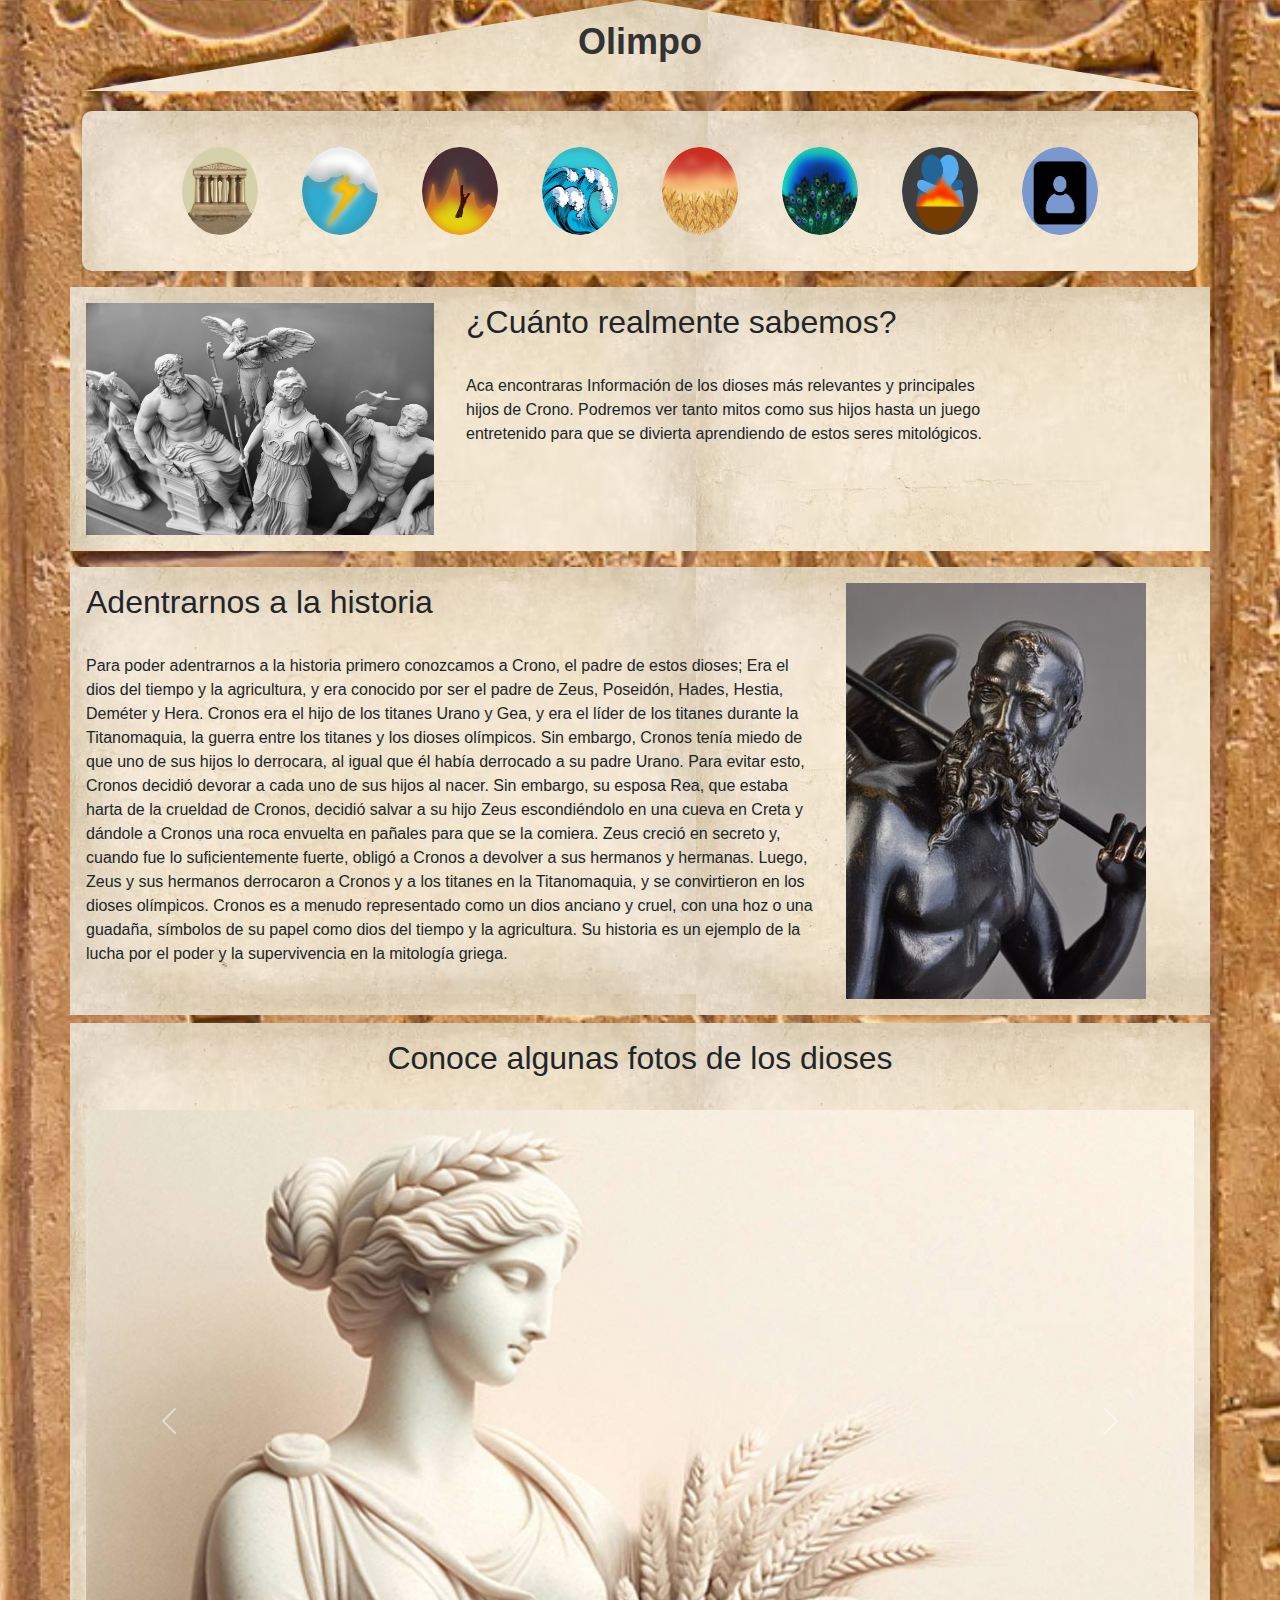
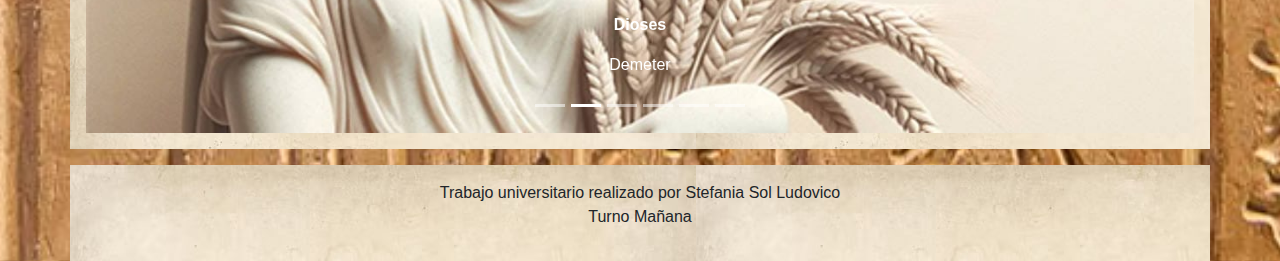
<file: index.html>
<!DOCTYPE html>
<html lang="es">
<head>
  <meta charset="UTF-8">
  <meta name="viewport" content="width=device-width, initial-scale=1.0">
  <title>Olimpo</title>
  <link href="https://cdn.jsdelivr.net/npm/bootstrap@5.3.3/dist/css/bootstrap.min.css" rel="stylesheet" integrity="sha384-QWTKZyjpPEjISv5WaRU9OFeRpok6YctnYmDr5pNlyT2bRjXh0JMhjY6hW+ALEwIH" crossorigin="anonymous">
  <link rel="stylesheet" href="estilos.css">
  <link rel="icon" href="imagenes/olimpologo.png" type="image/png">
  <script src="https://cdn.jsdelivr.net/npm/bootstrap@5.3.2/dist/js/bootstrap.bundle.min.js" integrity="sha384-C6RzsynM9kWDrMNeT87bh95OGNyZPhcTNXj1NW7RuBCsyN/o0jlpcV8Qyq46cDfL" crossorigin="anonymous"></script>
</head>
<body>
    
    <div class="container">
        <div class="titulo">
          <h1>Olimpo</h1>
        </div>
    </div>
      
  
  <div class="container">
    <div class="row justify-content-center">
      <div class="col-md-12">
        <div class="index-container">
            <button class="btn sphere" onclick="location.href='index.html'">
                <img src="imagenes/olimpologo.png" alt="logo olimpo">
              </button>
          <button class="btn sphere" onclick="location.href='zeus.html'">
            <img src="imagenes/zeuslogo.png" alt="Logo zeus">
            
          </button>
          <button class="btn sphere" onclick="location.href='hades.html'">
            <img src="imagenes/hadeslogo.png" alt="Logo hades">
          </button>
          <button class="btn sphere" onclick="location.href='poseidon.html'">
            <img src="imagenes/poseidonlogo.png" alt="Logo poseidon">
          </button>
          <button class="btn sphere" onclick="location.href='demeter.html'">
            <img src="imagenes/demeterlogo.png" alt="Logo demeter">
          </button>
          <button class="btn sphere" onclick="location.href='hera.html'">
            <img src="imagenes/heralogo.png" alt="Logo hera">
          </button>
          <button class="btn sphere" onclick="location.href='hestia.html'">
            <img src="imagenes/hestialogo.png" alt="Logo hestia">
          </button>
          <button class="btn sphere" onclick="location.href='contacto.html'">
            <img src="imagenes/contacto.png" alt="Logo contacto">
          </button>
        </div>
      </div>
    </div>
  </div>
  <div class="container mt-3 mb-2" style="background-image: url('imagenes/papel.jpg');">
    <div class="row">
      <div class="col-md-4 p-3">
        <img src="imagenes/info.jpg" class="img-fluid" alt="Info">
      </div>
      <div class="col-md-6 p-3">
        <h2>¿Cuánto realmente sabemos?</h2><br>
        <p>Aca encontraras Información de los dioses más relevantes y principales hijos de Crono. Podremos ver 
            tanto mitos como sus hijos hasta un juego entretenido para que se divierta aprendiendo de estos seres mitológicos.</p>
      </div>
    </div>
  </div>
  <div class="container mt-3 mb-2" style="background-image: url('imagenes/papel.jpg');">
    <div class="row">
  
      <div class="col-md-8 p-3">
        <h2>Adentrarnos a la historia</h2><br>
        <p>
          Para poder adentrarnos a la historia primero conozcamos a Crono, el padre de estos dioses;
          Era el dios del tiempo y la agricultura, y era conocido por ser el padre de Zeus, Poseidón, Hades, Hestia, Deméter y Hera.

Cronos era el hijo de los titanes Urano y Gea, y era el líder de los titanes durante la Titanomaquia, la guerra entre los titanes y los dioses olímpicos. Sin embargo, Cronos tenía miedo de que uno de sus hijos lo derrocara, al igual que él había derrocado a su padre Urano.

Para evitar esto, Cronos decidió devorar a cada uno de sus hijos al nacer. Sin embargo, su esposa Rea, que estaba harta de la crueldad de Cronos, decidió salvar a su hijo Zeus escondiéndolo en una cueva en Creta y dándole a Cronos una roca envuelta en pañales para que se la comiera.

Zeus creció en secreto y, cuando fue lo suficientemente fuerte, obligó a Cronos a devolver a sus hermanos y hermanas. Luego, Zeus y sus hermanos derrocaron a Cronos y a los titanes en la Titanomaquia, y se convirtieron en los dioses olímpicos.

Cronos es a menudo representado como un dios anciano y cruel, con una hoz o una guadaña, símbolos de su papel como dios del tiempo y la agricultura. Su historia es un ejemplo de la lucha por el poder y la supervivencia en la mitología griega.
          
        </p>
      </div>
      <div class="col-md-4 p-3 ms-auto">
        <img src="imagenes/cronos.jpg" class="img-fluid" alt="cronos">
      </div>
    </div>
  </div>
  <div class="container mt-1 mb-2" style="background-image: url('imagenes/papel.jpg');">
    <div class="row">
  
      <div class="col-md-12 p-3 mb-8 text-center">
        <h2>Conoce algunas fotos de los dioses</h2><br>
          <main>
            <div id="myCarousel" class="carousel slide mb-6" data-bs-ride="carousel">
              <div class="carousel-indicators">
                <button type="button" data-bs-target="#myCarousel" data-bs-slide-to="0" class="" aria-label="Slide 1"></button>
                <button type="button" data-bs-target="#myCarousel" data-bs-slide-to="1" aria-label="Slide 2" class="active" aria-current="true"></button>
                <button type="button" data-bs-target="#myCarousel" data-bs-slide-to="2" aria-label="Slide 3" class=""></button>
                <button type="button" data-bs-target="#myCarousel" data-bs-slide-to="3" aria-label="Slide 4" class=""></button>
                <button type="button" data-bs-target="#myCarousel" data-bs-slide-to="4" aria-label="Slide 5" class=""></button>
                <button type="button" data-bs-target="#myCarousel" data-bs-slide-to="5" aria-label="Slide 6" class=""></button>
         
              </div>
              <div class="carousel-inner">
                <div class="carousel-item">
                  <img src="imagenes/hadesesc.jpg" class="d-block w-100" alt="Hades escultura">
                  <div class="container">
                    <div class="carousel-caption text-start">
                      <p><strong>Dioses</strong></p>
                      <p>Hades</p>
                    </div>
                  </div>
                </div>
                <div class="carousel-item active">
                  <img src="imagenes/demeteresc.jpg" class="d-block w-100" alt="Demeter escultura">
                  <div class="container">
                    <div class="carousel-caption">
                      <p><strong>Dioses</strong></p>
                      <p>Demeter</p>
                    </div>
                  </div>
                </div>
                <div class="carousel-item">
                  <img src="imagenes/heraesc.jpg" class="d-block w-100" alt="Hera escultura">
                  <div class="container">
                    <div class="carousel-caption">
                      <p><strong>Dioses</strong></p>
                      <p>Hera</p>
                    </div>
                  </div>
                </div>
                <div class="carousel-item">
                  <img src="imagenes/hestiaesc.jpg" class="d-block w-100" alt="Hestia escultura">
                  <div class="container">
                    <div class="carousel-caption text-end">
                      <p><strong>Dioses</strong></p>
                      <p>Hestia</p>
                    </div>
                  </div>
                </div>
                <div class="carousel-item">
                  <img src="imagenes/zeusesc.jpg" class="d-block w-100" alt="Zeus escultura">
                  <div class="container">
                    <div class="carousel-caption text-end">
                      <p><strong>Dioses</strong></p>
                      <p>Zeus</p>
                    </div>
                  </div>
                </div>
                <div class="carousel-item">
                  <img src="imagenes/poseidonesc.jpg" class="d-block w-100" alt="Poseidon escultura">
                  <div class="container">
                    <div class="carousel-caption">
                      <p><strong>Dioses</strong></p>
                      <p>Poseidon</p>
                    </div>
                  </div>
                </div>
              </div>
              <button class="carousel-control-prev" type="button" data-bs-target="#myCarousel" data-bs-slide="prev">
                <span class="carousel-control-prev-icon" aria-hidden="true"></span>
                <span class="visually-hidden">Anterior</span>
            </button>
            <button class="carousel-control-next" type="button" data-bs-target="#myCarousel" data-bs-slide="next">
                <span class="carousel-control-next-icon" aria-hidden="true"></span>
                <span class="visually-hidden">Siguiente</span>
            </button>
            </div>
          </main>
      </div>
    </div>
  </div>
  <div class="mb-3 "></div>
  <footer class="container mt-auto py-3 px-3 text-center" style="background-image: url('imagenes/papel.jpg');">
    <p>Trabajo universitario realizado por Stefania Sol Ludovico <br>Turno Mañana</p>
  </footer>
  
</body>
</html>
</file>
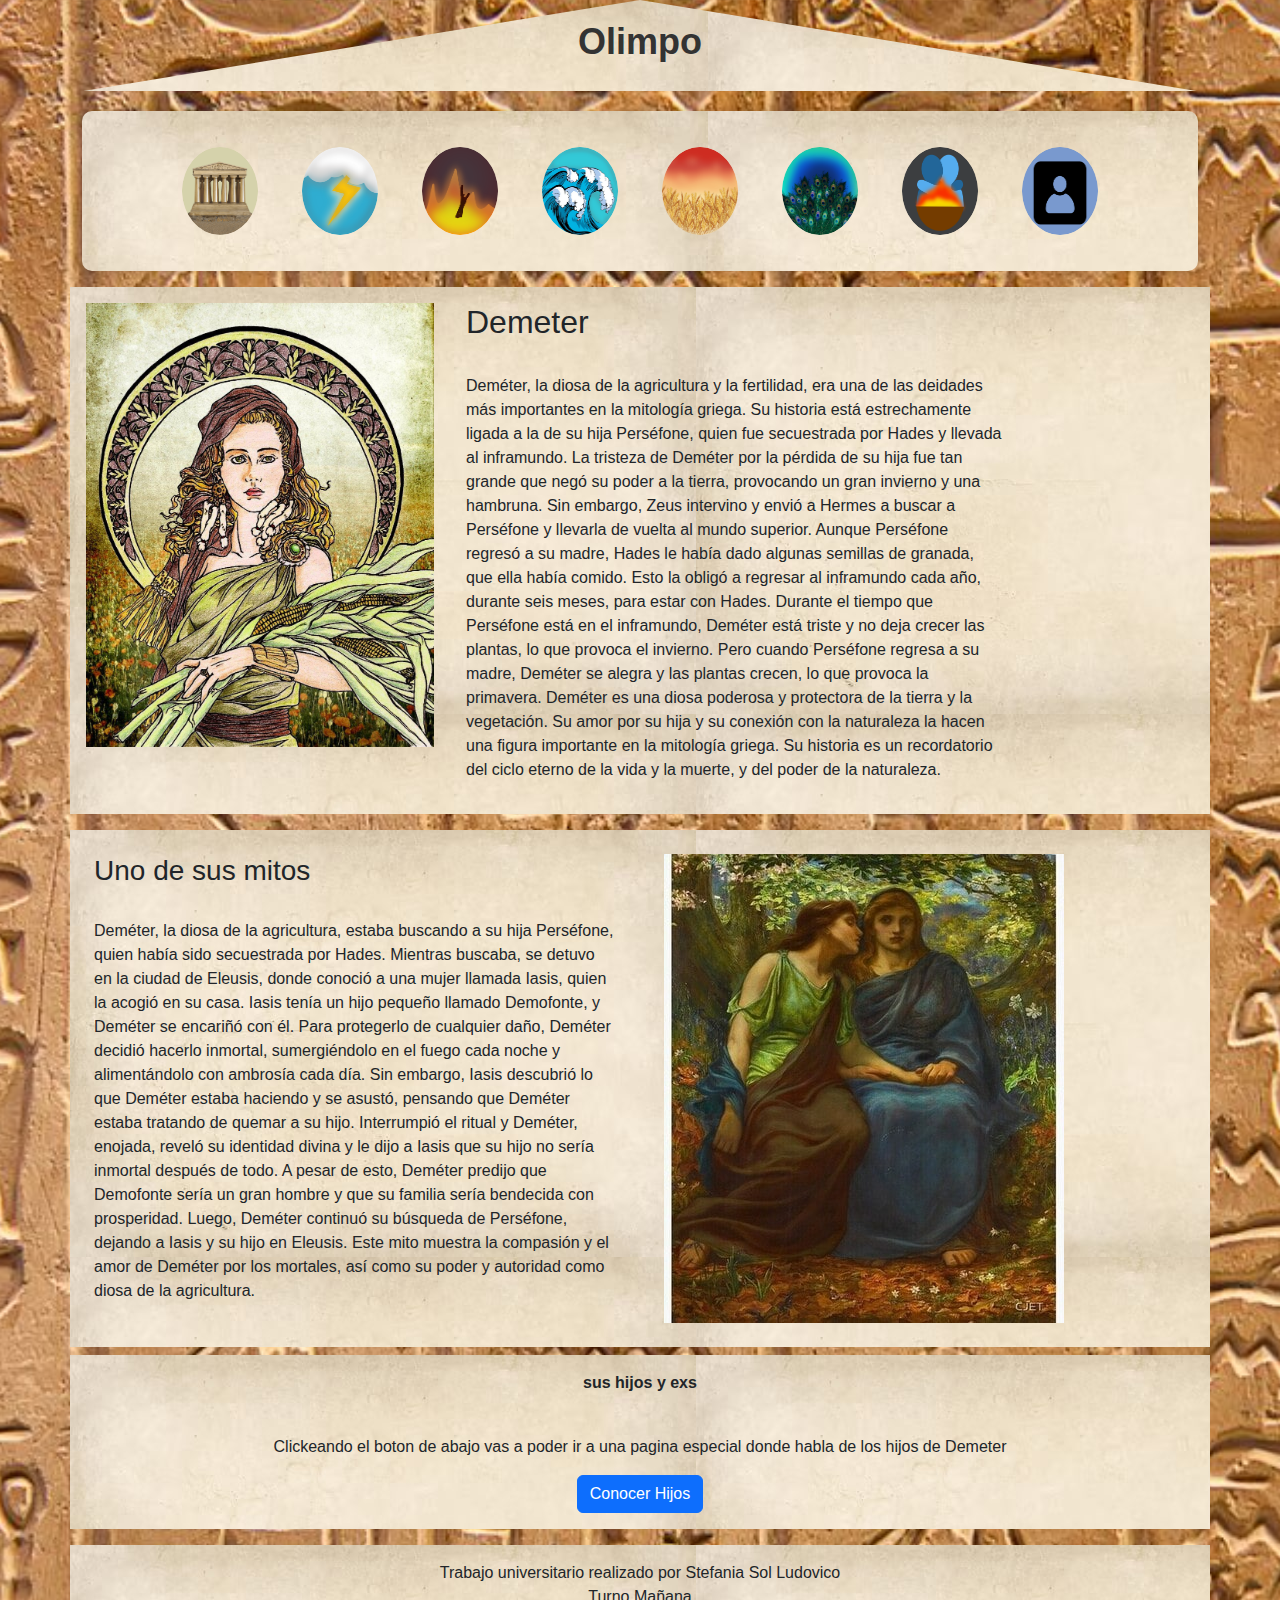
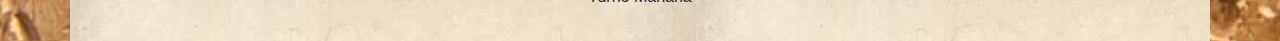
<file: demeter.html>
<!DOCTYPE html>
<html lang="es">
<head>
  <meta charset="UTF-8">
  <meta name="viewport" content="width=device-width, initial-scale=1.0">
  <title>Olimpo</title>
  <link href="https://cdn.jsdelivr.net/npm/bootstrap@5.3.3/dist/css/bootstrap.min.css" rel="stylesheet" integrity="sha384-QWTKZyjpPEjISv5WaRU9OFeRpok6YctnYmDr5pNlyT2bRjXh0JMhjY6hW+ALEwIH" crossorigin="anonymous">
  <link rel="stylesheet" href="estilos.css">
  <link rel="icon" href="imagenes/olimpologo.png" type="image/x-icon">
</head>
<body>
    
    <div class="container">
        <div class="titulo">
          <h1>Olimpo</h1>
        </div>
    </div>
      
  
  
  <div class="container">
    <div class="row justify-content-center">
      <div class="col-md-12">
        <div class="index-container">
            <button class="btn sphere" onclick="location.href='index.html'">
                <img src="imagenes/olimpologo.png" alt="Imagen 7">
              </button>
          <button class="btn sphere" onclick="location.href='zeus.html'">
            <img src="imagenes/zeuslogo.png" alt="Imagen 1">
          </button>
          <button class="btn sphere" onclick="location.href='hades.html'">
            <img src="imagenes/hadeslogo.png" alt="Imagen 2">
          </button>
          <button class="btn sphere" onclick="location.href='poseidon.html'">
            <img src="imagenes/poseidonlogo.png" alt="Imagen 3">
          </button>
          <button class="btn sphere" onclick="location.href='demeter.html'">
            <img src="imagenes/demeterlogo.png" alt="Imagen 4">
          </button>
          <button class="btn sphere" onclick="location.href='hera.html'">
            <img src="imagenes/heralogo.png" alt="Imagen 5">
          </button>
          <button class="btn sphere" onclick="location.href='hestia.html'">
            <img src="imagenes/hestialogo.png" alt="Imagen 6">
          </button>
          <button class="btn sphere" onclick="location.href='contacto.html'">
            <img src="imagenes/contacto.png" alt="Imagen 7">
          </button>
        </div>
      </div>
    </div>
  </div>
   <div class="container mt-3 mb-2" style="background-image: url('imagenes/papel.jpg');">
  <div class="row">
    <div class="col-md-4 p-3">
      <img src="imagenes/demeter.jpg" class="img-fluid" alt="foto demeter">
    </div>
    <div class="col-md-6 p-3">
      <h2>Demeter</h2><br>
      <p>Deméter, la diosa de la agricultura y la fertilidad, era una de las deidades más importantes en la mitología griega. Su historia está estrechamente ligada a la de su hija Perséfone, quien fue secuestrada por Hades y llevada al inframundo.

        La tristeza de Deméter por la pérdida de su hija fue tan grande que negó su poder a la tierra, provocando un gran invierno y una hambruna. Sin embargo, Zeus intervino y envió a Hermes a buscar a Perséfone y llevarla de vuelta al mundo superior.
        
        Aunque Perséfone regresó a su madre, Hades le había dado algunas semillas de granada, que ella había comido. Esto la obligó a regresar al inframundo cada año, durante seis meses, para estar con Hades.
        
        Durante el tiempo que Perséfone está en el inframundo, Deméter está triste y no deja crecer las plantas, lo que provoca el invierno. Pero cuando Perséfone regresa a su madre, Deméter se alegra y las plantas crecen, lo que provoca la primavera.
        
        Deméter es una diosa poderosa y protectora de la tierra y la vegetación. Su amor por su hija y su conexión con la naturaleza la hacen una figura importante en la mitología griega. Su historia es un recordatorio del ciclo eterno de la vida y la muerte, y del poder de la naturaleza.
        </p>
    </div>
  </div>
</div>
<div class="container mt-3 mb-2" style="background-image: url('imagenes/papel.jpg');">
    <div class="row">
  
      <div class="col-md-6 p-4">
        <h3>Uno de sus mitos </h3><br>
        <p>
          Deméter, la diosa de la agricultura, estaba buscando a su hija Perséfone, quien había sido secuestrada por Hades. Mientras buscaba, se detuvo en la ciudad de Eleusis, donde conoció a una mujer llamada Iasis, quien la acogió en su casa.

          Iasis tenía un hijo pequeño llamado Demofonte, y Deméter se encariñó con él. Para protegerlo de cualquier daño, Deméter decidió hacerlo inmortal, sumergiéndolo en el fuego cada noche y alimentándolo con ambrosía cada día.
          
          Sin embargo, Iasis descubrió lo que Deméter estaba haciendo y se asustó, pensando que Deméter estaba tratando de quemar a su hijo. Interrumpió el ritual y Deméter, enojada, reveló su identidad divina y le dijo a Iasis que su hijo no sería inmortal después de todo.
          
          A pesar de esto, Deméter predijo que Demofonte sería un gran hombre y que su familia sería bendecida con prosperidad. Luego, Deméter continuó su búsqueda de Perséfone, dejando a Iasis y su hijo en Eleusis.
          
          Este mito muestra la compasión y el amor de Deméter por los mortales, así como su poder y autoridad como diosa de la agricultura.
          </p>
      </div>
      <div class="col-md-6 p-4">
        <img src="imagenes/demeterpersefone.jpg" class="img-fluid" alt="foto demeter y persefone">
      </div>
    </div>
  </div>
  <div class="container mt-1 mb-2" style="background-image: url('imagenes/papel.jpg');">
    <div class="row">
  
      <div class="col-md-12 p-3 mb-8 text-center">
        <p><strong>sus hijos y exs</strong> </p><br>
        <p>Clickeando el boton de abajo vas a poder ir a una pagina especial donde habla de los hijos de Demeter
          </p>
          <button onclick="location.href='paginasecundaria/hijosdemeter.html'" class="btn btn-primary">Conocer Hijos</button>



      </div>
  </div>
  </div>


  <div class="mb-3 "></div>
  <footer class="container mt-auto py-3 px-3 text-center" style="background-image: url('imagenes/papel.jpg');">
    <p>Trabajo universitario realizado por Stefania Sol Ludovico <br>Turno Mañana</p>
  </footer>
  


 

  
  
  
</body>
</html>
</file>
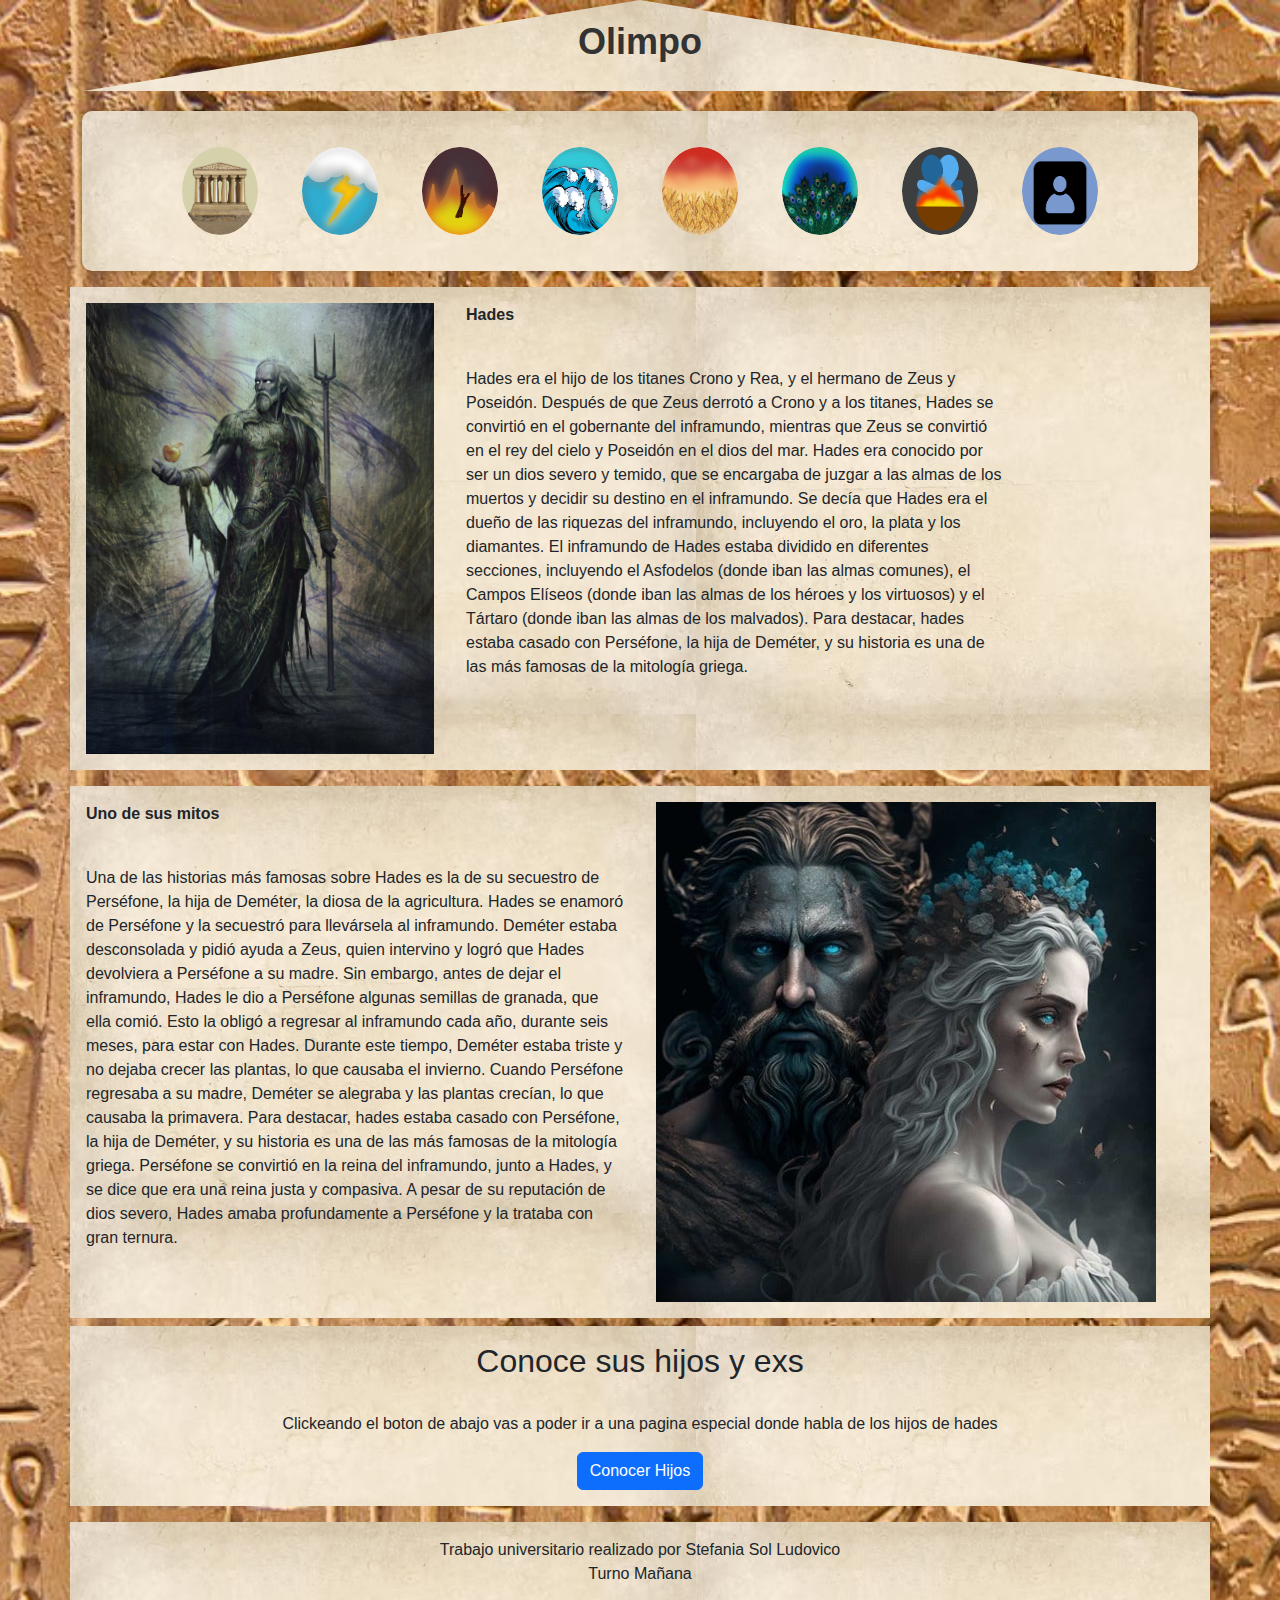
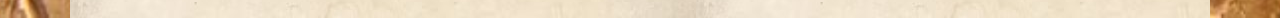
<file: hades.html>
<!DOCTYPE html>
<html lang="es">
<head>
  <meta charset="UTF-8">
  <meta name="viewport" content="width=device-width, initial-scale=1.0">
  <title>Olimpo</title>
  <link href="https://cdn.jsdelivr.net/npm/bootstrap@5.3.3/dist/css/bootstrap.min.css" rel="stylesheet" integrity="sha384-QWTKZyjpPEjISv5WaRU9OFeRpok6YctnYmDr5pNlyT2bRjXh0JMhjY6hW+ALEwIH" crossorigin="anonymous">
  <link rel="stylesheet" href="estilos.css">
  <link rel="icon" href="imagenes/olimpologo.png" type="image/x-icon">
  
</head>
<body>
    
    <div class="container">
        <div class="titulo">
          <h1>Olimpo</h1>
        </div>
    </div>
      
  
  
    <div class="container">
      <div class="row justify-content-center">
        <div class="col-md-12">
          <div class="index-container">
              <button class="btn sphere" onclick="location.href='index.html'">
                  <img src="imagenes/olimpologo.png" alt="logo olimpo">
                </button>
            <button class="btn sphere" onclick="location.href='zeus.html'">
              <img src="imagenes/zeuslogo.png" alt="Logo zeus">
              
            </button>
            <button class="btn sphere" onclick="location.href='hades.html'">
              <img src="imagenes/hadeslogo.png" alt="Logo hades">
            </button>
            <button class="btn sphere" onclick="location.href='poseidon.html'">
              <img src="imagenes/poseidonlogo.png" alt="Logo poseidon">
            </button>
            <button class="btn sphere" onclick="location.href='demeter.html'">
              <img src="imagenes/demeterlogo.png" alt="Logo demeter">
            </button>
            <button class="btn sphere" onclick="location.href='hera.html'">
              <img src="imagenes/heralogo.png" alt="Logo hera">
            </button>
            <button class="btn sphere" onclick="location.href='hestia.html'">
              <img src="imagenes/hestialogo.png" alt="Logo hestia">
            </button>
            <button class="btn sphere" onclick="location.href='contacto.html'">
              <img src="imagenes/contacto.png" alt="Logo contacto">
            </button>
          </div>
        </div>
      </div>
    </div>
   <div class="container mt-3 mb-2" style="background-image: url('imagenes/papel.jpg');">
  <div class="row">
    <div class="col-md-4 p-3">
      <img src="imagenes/hades.jpg" class="img-fluid" alt="foto hades">
    </div>
    <div class="col-md-6 p-3">
      <p><strong>Hades</strong></p><br>
      <p>Hades era el hijo de los titanes Crono y Rea, y el hermano de Zeus y Poseidón. Después de que Zeus derrotó a Crono y a los titanes, Hades se convirtió en el gobernante del inframundo, mientras que Zeus se convirtió en el rey del cielo y Poseidón en el dios del mar.

        Hades era conocido por ser un dios severo y temido, que se encargaba de juzgar a las almas de los muertos y decidir su destino en el inframundo. Se decía que Hades era el dueño de las riquezas del inframundo, incluyendo el oro, la plata y los diamantes.
        El inframundo de Hades estaba dividido en diferentes secciones, incluyendo el Asfodelos (donde iban las almas comunes), el Campos Elíseos (donde iban las almas de los héroes y los virtuosos) y el Tártaro (donde iban las almas de los malvados).

        Para destacar, hades estaba casado con Perséfone, la hija de Deméter, y su historia es una de las más famosas de la mitología griega.

        </p>
    </div>
  </div>
</div>
<div class="container mt-3 mb-2" style="background-image: url('imagenes/papel.jpg');">
    <div class="row">
  
      <div class="col-md-6 p-3">
        <p><strong>Uno de sus mitos </strong></p><br>
        <p>
          Una de las historias más famosas sobre Hades es la de su secuestro de Perséfone, la hija de Deméter, la diosa de la agricultura. 
          Hades se enamoró de Perséfone y la secuestró para llevársela al inframundo. Deméter estaba desconsolada y pidió ayuda a Zeus, quien intervino y logró que Hades devolviera a
           Perséfone a su madre. Sin embargo, antes de dejar el inframundo, Hades le dio a Perséfone algunas semillas de granada, que ella comió. Esto la obligó a regresar al inframundo cada año, durante seis meses, para estar con Hades. 
           Durante este tiempo, Deméter estaba triste y no dejaba crecer las plantas, lo que causaba el invierno. Cuando Perséfone regresaba a su madre, Deméter se alegraba y las plantas crecían, lo que causaba la primavera.
           Para destacar, hades estaba casado con Perséfone, la hija de Deméter, y su historia es una de las más famosas de la mitología griega. Perséfone se convirtió en la reina del inframundo, junto a Hades, y se dice que era una reina justa y compasiva.
           A pesar de su reputación de dios severo, Hades amaba profundamente a Perséfone y la trataba con gran ternura.
           

          </p>
      </div>
      <div class="col-md-6 p-3">
        <img src="imagenes/hadespersefone.jpg" class="img-fluid" alt="foto hades y persefone">
      </div>
    </div>
  </div>
  <div class="container mt-1 mb-2" style="background-image: url('imagenes/papel.jpg');">
    <div class="row">
  
      <div class="col-md-12 p-3 mb-8 text-center">
        <h2>Conoce sus hijos y exs</h2><br>
        <p>Clickeando el boton de abajo vas a poder ir a una pagina especial donde habla de los hijos de hades
          </p>
          <button onclick="location.href='paginasecundaria/hijoshades.html'" class="btn btn-primary">Conocer Hijos</button>



      </div>
  </div>
  </div>
  

  
  <div class="mb-3 "></div>
  <footer class="container mt-auto py-3 px-3 text-center" style="background-image: url('imagenes/papel.jpg');">
    <p>Trabajo universitario realizado por Stefania Sol Ludovico <br>Turno Mañana</p>
  </footer>
  


  
  
  
</body>
</html>
</file>
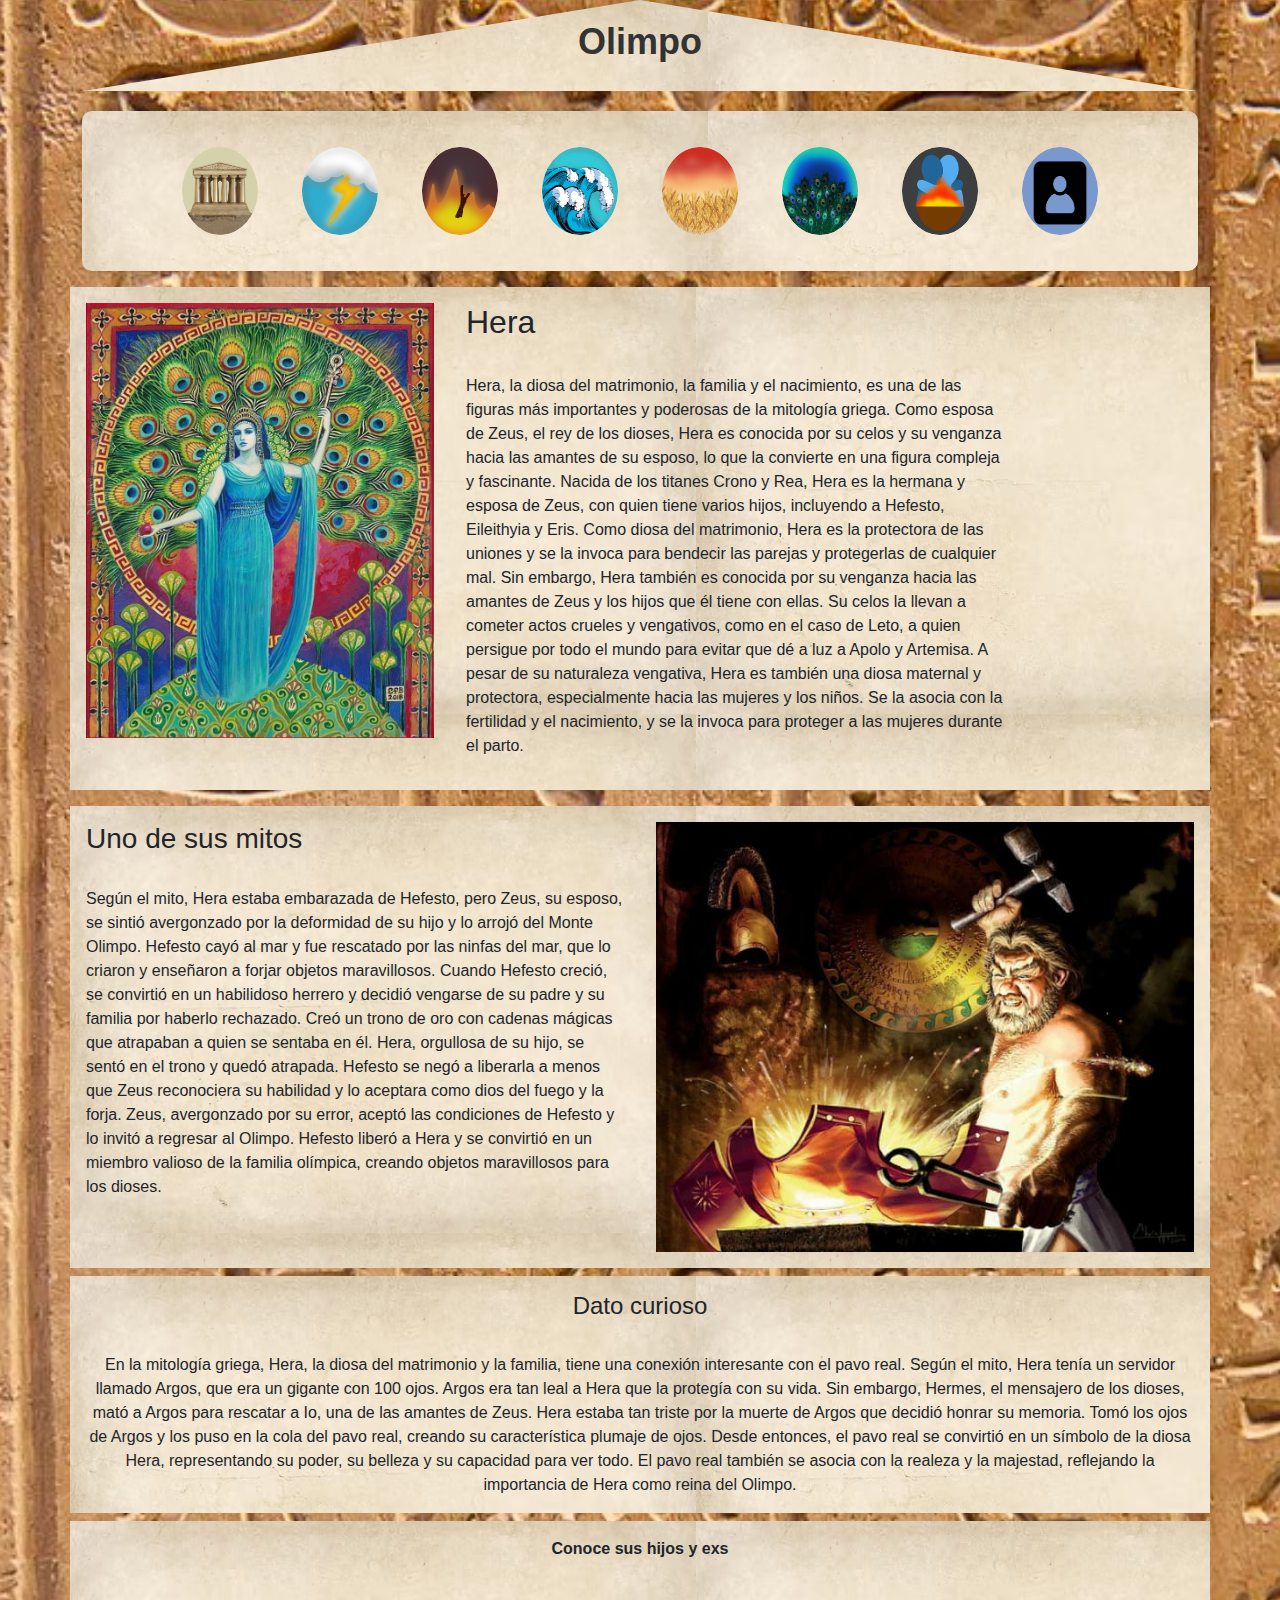
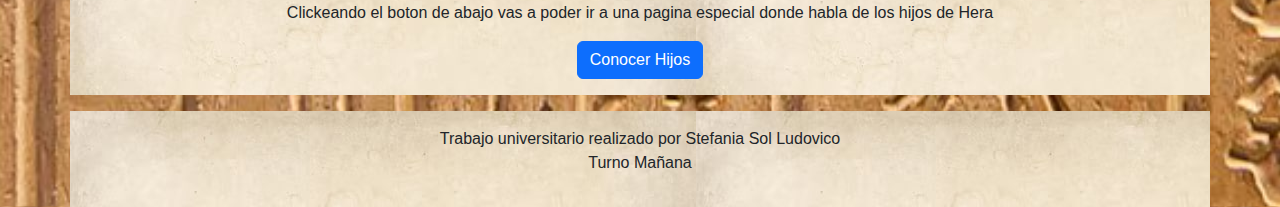
<file: hera.html>
<!DOCTYPE html>
<html lang="es">
<head>
  <meta charset="UTF-8">
  <meta name="viewport" content="width=device-width, initial-scale=1.0">
  <title>Olimpo</title>
  <link href="https://cdn.jsdelivr.net/npm/bootstrap@5.3.3/dist/css/bootstrap.min.css" rel="stylesheet" integrity="sha384-QWTKZyjpPEjISv5WaRU9OFeRpok6YctnYmDr5pNlyT2bRjXh0JMhjY6hW+ALEwIH" crossorigin="anonymous">
  <link rel="stylesheet" href="estilos.css">
  <link rel="icon" href="imagenes/olimpologo.png" type="image/x-icon">
  
</head>
<body>
    
    <div class="container">
        <div class="titulo">
          <h1>Olimpo</h1>
        </div>
    </div>
      
  
  
  <div class="container">
    <div class="row justify-content-center">
      <div class="col-md-12">
        <div class="index-container">
            <button class="btn sphere" onclick="location.href='index.html'">
                <img src="imagenes/olimpologo.png" alt="Imagen 7">
              </button>
          <button class="btn sphere" onclick="location.href='zeus.html'">
            <img src="imagenes/zeuslogo.png" alt="Imagen 1">
          </button>
          <button class="btn sphere" onclick="location.href='hades.html'">
            <img src="imagenes/hadeslogo.png" alt="Imagen 2">
          </button>
          <button class="btn sphere" onclick="location.href='poseidon.html'">
            <img src="imagenes/poseidonlogo.png" alt="Imagen 3">
          </button>
          <button class="btn sphere" onclick="location.href='demeter.html'">
            <img src="imagenes/demeterlogo.png" alt="Imagen 4">
          </button>
          <button class="btn sphere" onclick="location.href='hera.html'">
            <img src="imagenes/heralogo.png" alt="Imagen 5">
          </button>
          <button class="btn sphere" onclick="location.href='hestia.html'">
            <img src="imagenes/hestialogo.png" alt="Imagen 6">
          </button>
          <button class="btn sphere" onclick="location.href='contacto.html'">
            <img src="imagenes/contacto.png" alt="Imagen 7">
          </button>
        </div>
      </div>
    </div>
  </div>
   <div class="container mt-3 mb-2" style="background-image: url('imagenes/papel.jpg');">
  <div class="row">
    <div class="col-md-4 p-3">
      <img src="imagenes/hera.jpg" class="img-fluid" alt="foto hera">
    </div>
    <div class="col-md-6 p-3">
      <h2>Hera </h2><br>
      <p>Hera, la diosa del matrimonio, la familia y el nacimiento, es una de las figuras más importantes y poderosas de la mitología griega. Como esposa de Zeus, el rey de los dioses, Hera es conocida por su celos y su venganza hacia las amantes de su esposo, lo que la convierte en una figura compleja y fascinante.

        Nacida de los titanes Crono y Rea, Hera es la hermana y esposa de Zeus, con quien tiene varios hijos, incluyendo a Hefesto, Eileithyia y Eris. Como diosa del matrimonio, Hera es la protectora de las uniones y se la invoca para bendecir las parejas y protegerlas de cualquier mal.
        
        Sin embargo, Hera también es conocida por su venganza hacia las amantes de Zeus y los hijos que él tiene con ellas. Su celos la llevan a cometer actos crueles y vengativos, como en el caso de Leto, a quien persigue por todo el mundo para evitar que dé a luz a Apolo y Artemisa.
        
        A pesar de su naturaleza vengativa, Hera es también una diosa maternal y protectora, especialmente hacia las mujeres y los niños. Se la asocia con la fertilidad y el nacimiento, y se la invoca para proteger a las mujeres durante el parto.
        
        
        
        
        </p>
    </div>
  </div>
</div>
<div class="container mt-3 mb-2" style="background-image: url('imagenes/papel.jpg');">
    <div class="row">
  
      <div class="col-md-6 p-3">
        <h3>Uno de sus mitos </h3><br>
        <p>
          Según el mito, Hera estaba embarazada de Hefesto, pero Zeus, su esposo, se sintió avergonzado por la deformidad de su hijo y lo arrojó del Monte Olimpo. Hefesto cayó al mar y fue rescatado por las ninfas del mar, que lo criaron y enseñaron a forjar objetos maravillosos.

          Cuando Hefesto creció, se convirtió en un habilidoso herrero y decidió vengarse de su padre y su familia por haberlo rechazado. Creó un trono de oro con cadenas mágicas que atrapaban a quien se sentaba en él.
          
          Hera, orgullosa de su hijo, se sentó en el trono y quedó atrapada. Hefesto se negó a liberarla a menos que Zeus reconociera su habilidad y lo aceptara como dios del fuego y la forja.
          
          Zeus, avergonzado por su error, aceptó las condiciones de Hefesto y lo invitó a regresar al Olimpo. Hefesto liberó a Hera y se convirtió en un miembro valioso de la familia olímpica, creando objetos maravillosos para los dioses.
          
          </p>
      </div>
      <div class="col-md-6 p-3">
        <img src="imagenes/hefesto.jpg" class="img-fluid" alt="foto hefesto">
      </div>
    </div>
  </div>
  <div class="container mt-1 mb-2" style="background-image: url('imagenes/papel.jpg');">
    <div class="row">
  
      <div class="col-md-12 p-3 mb-8 text-center">
        <h4>Dato curioso</h4><br>

          En la mitología griega, Hera, la diosa del matrimonio y la familia, tiene una conexión interesante con el pavo real.

          Según el mito, Hera tenía un servidor llamado Argos, que era un gigante con 100 ojos. Argos era tan leal a Hera que la protegía con su vida. Sin embargo, Hermes, el mensajero de los dioses, mató a Argos para rescatar a Io, una de las amantes de Zeus.
          
          Hera estaba tan triste por la muerte de Argos que decidió honrar su memoria. Tomó los ojos de Argos y los puso en la cola del pavo real, creando su característica plumaje de ojos.
          
          Desde entonces, el pavo real se convirtió en un símbolo de la diosa Hera, representando su poder, su belleza y su capacidad para ver todo. El pavo real también se asocia con la realeza y la majestad, reflejando la importancia de Hera como reina del Olimpo.
          
          
      </div>
  </div>
  </div>
  <div class="container mt-1 mb-2" style="background-image: url('imagenes/papel.jpg');">
    <div class="row">
  
      <div class="col-md-12 p-3 mb-8 text-center">
        <p><strong>Conoce sus hijos y exs</strong></p><br>
        <p>Clickeando el boton de abajo vas a poder ir a una pagina especial donde habla de los hijos de Hera
          </p>
          <button onclick="location.href='paginasecundaria/hijoshera.html'" class="btn btn-primary">Conocer Hijos</button>



      </div>
  </div>
  </div>




  
  <div class="mb-3 "></div>
  <footer class="container mt-auto py-3 px-3 text-center" style="background-image: url('imagenes/papel.jpg');">
    <p>Trabajo universitario realizado por Stefania Sol Ludovico <br>Turno Mañana</p>
  </footer>
  

  
  
</body>
</html>
</file>
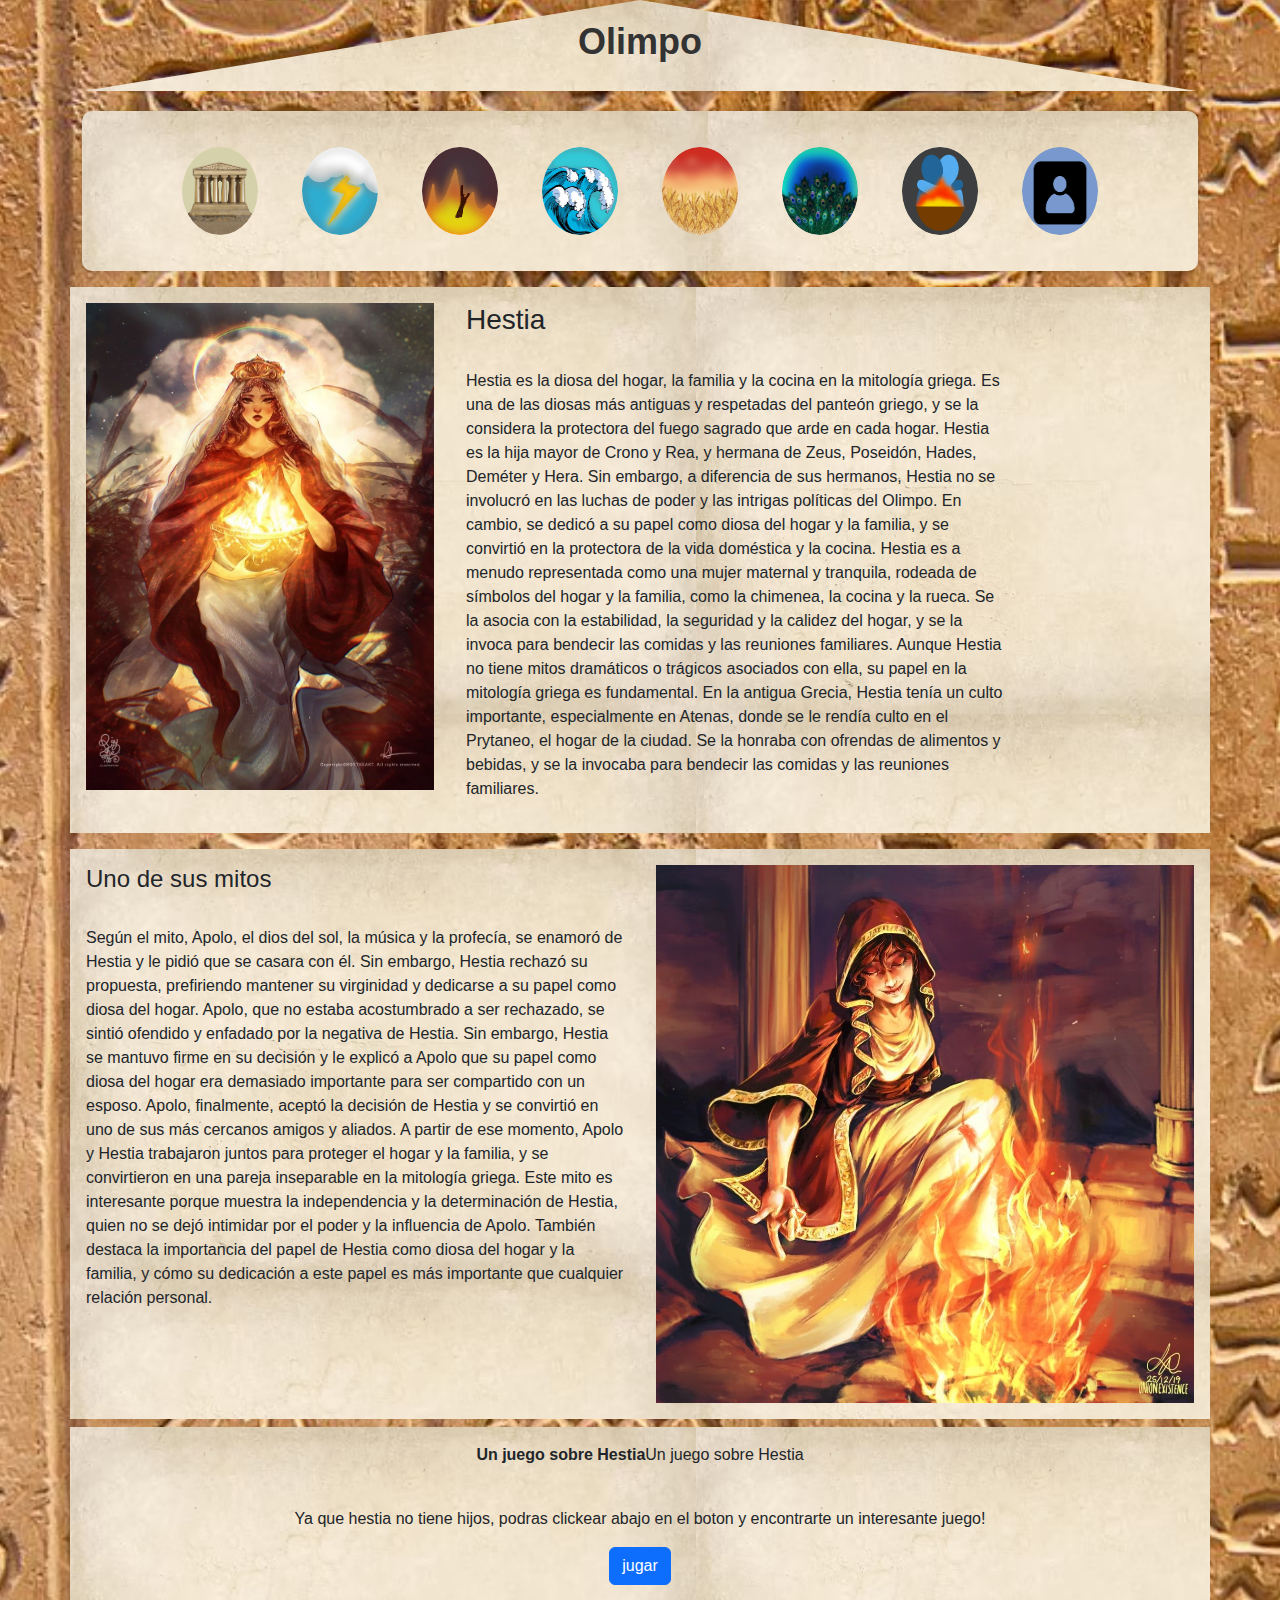
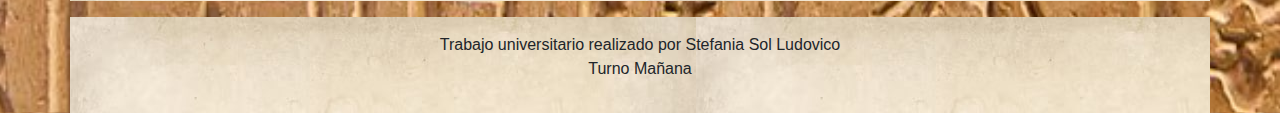
<file: hestia.html>
<!DOCTYPE html>
<html lang="es">
<head>
  <meta charset="UTF-8">
  <meta name="viewport" content="width=device-width, initial-scale=1.0">
  <title>Olimpo</title>
  <link href="https://cdn.jsdelivr.net/npm/bootstrap@5.3.3/dist/css/bootstrap.min.css" rel="stylesheet" integrity="sha384-QWTKZyjpPEjISv5WaRU9OFeRpok6YctnYmDr5pNlyT2bRjXh0JMhjY6hW+ALEwIH" crossorigin="anonymous">
  <link rel="stylesheet" href="estilos.css">
  <link rel="icon" href="imagenes/olimpologo.png" type="image/x-icon">
  
</head>
<body>
    
    <div class="container">
        <div class="titulo">
          <h1>Olimpo</h1>
        </div>
    </div>
      
  
  
  <div class="container">
    <div class="row justify-content-center">
      <div class="col-md-12">
        <div class="index-container">
            <button class="btn sphere" onclick="location.href='index.html'">
                <img src="imagenes/olimpologo.png" alt="Imagen 7">
              </button>
          <button class="btn sphere" onclick="location.href='zeus.html'">
            <img src="imagenes/zeuslogo.png" alt="Imagen 1">
          </button>
          <button class="btn sphere" onclick="location.href='hades.html'">
            <img src="imagenes/hadeslogo.png" alt="Imagen 2">
          </button>
          <button class="btn sphere" onclick="location.href='poseidon.html'">
            <img src="imagenes/poseidonlogo.png" alt="Imagen 3">
          </button>
          <button class="btn sphere" onclick="location.href='demeter.html'">
            <img src="imagenes/demeterlogo.png" alt="Imagen 4">
          </button>
          <button class="btn sphere" onclick="location.href='hera.html'">
            <img src="imagenes/heralogo.png" alt="Imagen 5">
          </button>
          <button class="btn sphere" onclick="location.href='hestia.html'">
            <img src="imagenes/hestialogo.png" alt="Imagen 6">
          </button>
          <button class="btn sphere" onclick="location.href='contacto.html'">
            <img src="imagenes/contacto.png" alt="Imagen 7">
          </button>
        </div>
      </div>
    </div>
  </div>
   <div class="container mt-3 mb-2" style="background-image: url('imagenes/papel.jpg');">
  <div class="row">
    <div class="col-md-4 p-3">
      <img src="imagenes/hestia.webp" class="img-fluid" alt="foto hestia">
    </div>
    <div class="col-md-6 p-3">
      <h3>Hestia </h3><br>
      <p>Hestia es la diosa del hogar, la familia y la cocina en la mitología griega. Es una de las diosas más antiguas y respetadas del panteón griego, y se la considera la protectora del fuego sagrado que arde en cada hogar.

        Hestia es la hija mayor de Crono y Rea, y hermana de Zeus, Poseidón, Hades, Deméter y Hera. Sin embargo, a diferencia de sus hermanos, Hestia no se involucró en las luchas de poder y las intrigas políticas del Olimpo. En cambio, se dedicó a su papel como diosa del hogar y la familia, y se convirtió en la protectora de la vida doméstica y la cocina.
        
        Hestia es a menudo representada como una mujer maternal y tranquila, rodeada de símbolos del hogar y la familia, como la chimenea, la cocina y la rueca. Se la asocia con la estabilidad, la seguridad y la calidez del hogar, y se la invoca para bendecir las comidas y las reuniones familiares.
        
        Aunque Hestia no tiene mitos dramáticos o trágicos asociados con ella, su papel en la mitología griega es fundamental.
        
        En la antigua Grecia, Hestia tenía un culto importante, especialmente en Atenas, donde se le rendía culto en el Prytaneo, el hogar de la ciudad. Se la honraba con ofrendas de alimentos y bebidas, y se la invocaba para bendecir las comidas y las reuniones familiares.
        
        </p>
    </div>
  </div>
</div>
<div class="container mt-3 mb-2" style="background-image: url('imagenes/papel.jpg');">
    <div class="row">
  
      <div class="col-md-6 p-3">
        <h4>Uno de sus mitos </h4><br>
        <p>
          Según el mito, Apolo, el dios del sol, la música y la profecía, se enamoró de Hestia y le pidió que se casara con él. Sin embargo, Hestia rechazó su propuesta, prefiriendo mantener su virginidad y dedicarse a su papel como diosa del hogar.

          Apolo, que no estaba acostumbrado a ser rechazado, se sintió ofendido y enfadado por la negativa de Hestia. Sin embargo, Hestia se mantuvo firme en su decisión y le explicó a Apolo que su papel como diosa del hogar era demasiado importante para ser compartido con un esposo.
          
          Apolo, finalmente, aceptó la decisión de Hestia y se convirtió en uno de sus más cercanos amigos y aliados. A partir de ese momento, Apolo y Hestia trabajaron juntos para proteger el hogar y la familia, y se convirtieron en una pareja inseparable en la mitología griega.
          
          Este mito es interesante porque muestra la independencia y la determinación de Hestia, quien no se dejó intimidar por el poder y la influencia de Apolo. También destaca la importancia del papel de Hestia como diosa del hogar y la familia, y cómo su dedicación a este papel es más importante que cualquier relación personal.
          
          
          </p>
      </div>
      <div class="col-md-6 p-3">
        <img src="imagenes/hestia2.png" class="img-fluid" alt="foto hestia">
      </div>
    </div>
  </div>

  <div class="container mt-1 mb-2" style="background-image: url('imagenes/papel.jpg');">
    <div class="row">
  
      <div class="col-md-12 p-3 mb-8 text-center">
        <p><strong>Un juego sobre Hestia</strong>Un juego sobre Hestia</p><br>
        <p>Ya que hestia no tiene hijos, podras clickear abajo en el boton y encontrarte un interesante juego!
          </p>
          <button onclick="location.href='paginasecundaria/juegohestia.html'" class="btn btn-primary">jugar</button>



      </div>
  </div>
  </div>
  
  
  <div class="mb-3 "></div>
  <footer class="container mt-auto py-3 px-3 text-center" style="background-image: url('imagenes/papel.jpg');">
    <p>Trabajo universitario realizado por Stefania Sol Ludovico <br>Turno Mañana</p>
  </footer>
  


  
  
</body>
</html>
</file>
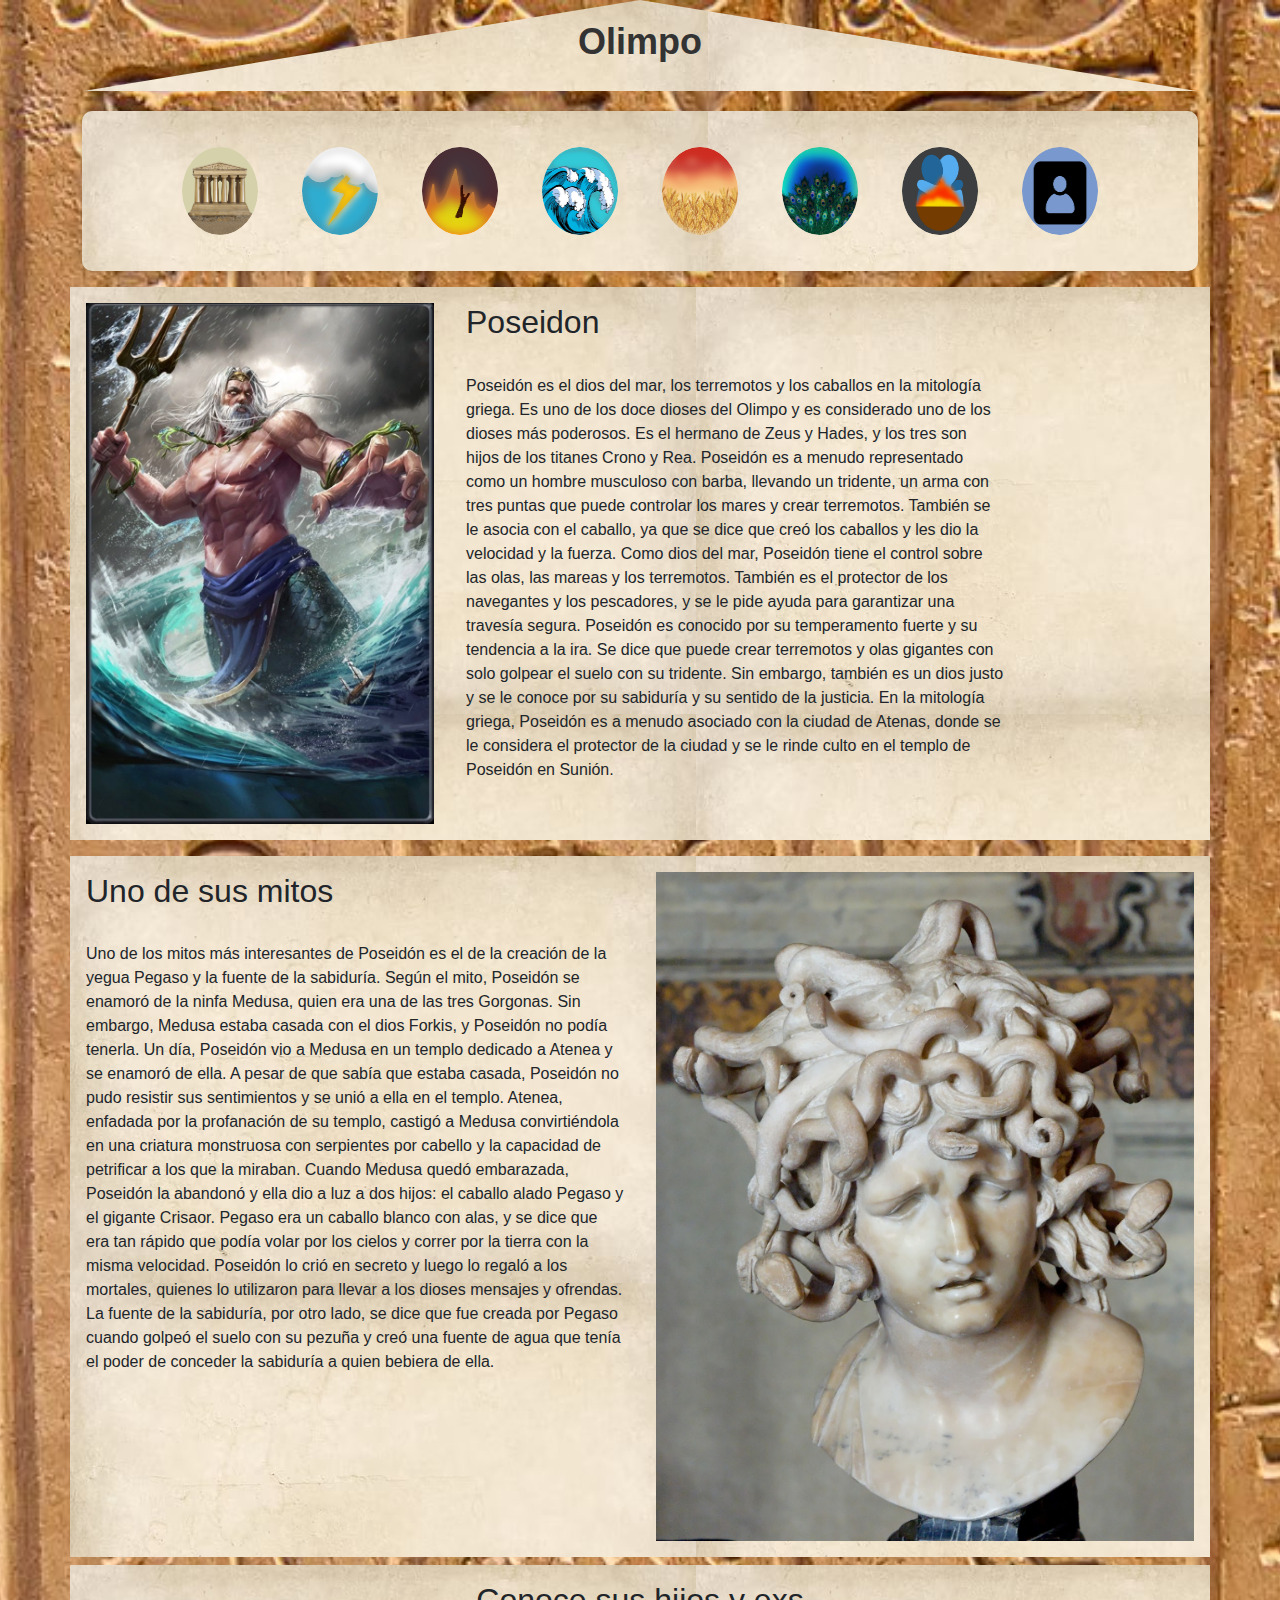
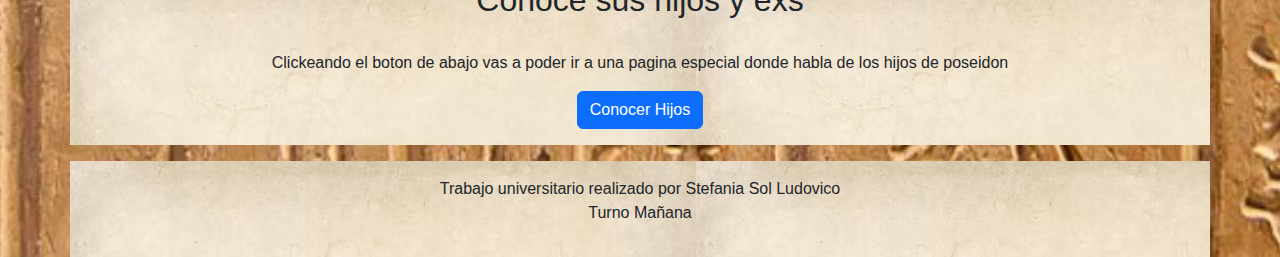
<file: poseidon.html>
<!DOCTYPE html>
<html lang="es">
<head>
  <meta charset="UTF-8">
  <meta name="viewport" content="width=device-width, initial-scale=1.0">
  <title>Olimpo</title>
  <link href="https://cdn.jsdelivr.net/npm/bootstrap@5.3.3/dist/css/bootstrap.min.css" rel="stylesheet" integrity="sha384-QWTKZyjpPEjISv5WaRU9OFeRpok6YctnYmDr5pNlyT2bRjXh0JMhjY6hW+ALEwIH" crossorigin="anonymous">
  <link rel="stylesheet" href="estilos.css">
  <link rel="icon" href="imagenes/olimpologo.png" type="image/x-icon">
  <link rel="icon" href="imagenes/olimpologo.png" type="image/x-icon">
</head>
<body>
    
    <div class="container">
        <div class="titulo">
          <h1>Olimpo</h1>
        </div>
    </div>
      
  
  
  <div class="container">
    <div class="row justify-content-center">
      <div class="col-md-12">
        <div class="index-container">
            <button class="btn sphere" onclick="location.href='index.html'">
                <img src="imagenes/olimpologo.png" alt="Imagen 7">
              </button>
          <button class="btn sphere" onclick="location.href='zeus.html'">
            <img src="imagenes/zeuslogo.png" alt="Imagen 1">
          </button>
          <button class="btn sphere" onclick="location.href='hades.html'">
            <img src="imagenes/hadeslogo.png" alt="Imagen 2">
          </button>
          <button class="btn sphere" onclick="location.href='poseidon.html'">
            <img src="imagenes/poseidonlogo.png" alt="Imagen 3">
          </button>
          <button class="btn sphere" onclick="location.href='demeter.html'">
            <img src="imagenes/demeterlogo.png" alt="Imagen 4">
          </button>
          <button class="btn sphere" onclick="location.href='hera.html'">
            <img src="imagenes/heralogo.png" alt="Imagen 5">
          </button>
          <button class="btn sphere" onclick="location.href='hestia.html'">
            <img src="imagenes/hestialogo.png" alt="Imagen 6">
          </button>
          <button class="btn sphere" onclick="location.href='contacto.html'">
            <img src="imagenes/contacto.png" alt="Imagen 7">
          </button>
        </div>
      </div>
    </div>
  </div>
   <div class="container mt-3 mb-2" style="background-image: url('imagenes/papel.jpg');">
  <div class="row">
    <div class="col-md-4 p-3">
      <img src="imagenes/poseidon.jpg" class="img-fluid" alt="foto poseidon">
    </div>
    <div class="col-md-6 p-3">
      <h2>Poseidon </h2><br>
      <p>Poseidón es el dios del mar, los terremotos y los caballos en la mitología griega. Es uno de los doce dioses del Olimpo y es considerado uno de los dioses más poderosos. Es el hermano de Zeus y Hades, y los tres son hijos de los titanes Crono y Rea.

        Poseidón es a menudo representado como un hombre musculoso con barba, llevando un tridente, un arma con tres puntas que puede controlar los mares y crear terremotos. También se le asocia con el caballo, ya que se dice que creó los caballos y les dio la velocidad y la fuerza.
        
        Como dios del mar, Poseidón tiene el control sobre las olas, las mareas y los terremotos. También es el protector de los navegantes y los pescadores, y se le pide ayuda para garantizar una travesía segura.
        
        Poseidón es conocido por su temperamento fuerte y su tendencia a la ira. Se dice que puede crear terremotos y olas gigantes con solo golpear el suelo con su tridente. Sin embargo, también es un dios justo y se le conoce por su sabiduría y su sentido de la justicia.
        
        En la mitología griega, Poseidón es a menudo asociado con la ciudad de Atenas, donde se le considera el protector de la ciudad y se le rinde culto en el templo de Poseidón en Sunión.
        
        
        </p>
    </div>
  </div>
</div>
<div class="container mt-3 mb-2" style="background-image: url('imagenes/papel.jpg');">
    <div class="row">
  
      <div class="col-md-6 p-3">
        <h2>Uno de sus mitos </h2><br>
        <p>
          Uno de los mitos más interesantes de Poseidón es el de la creación de la yegua Pegaso y la fuente de la sabiduría.

          Según el mito, Poseidón se enamoró de la ninfa Medusa, quien era una de las tres Gorgonas. Sin embargo, Medusa estaba casada con el dios Forkis, y Poseidón no podía tenerla.
          
          Un día, Poseidón vio a Medusa en un templo dedicado a Atenea y se enamoró de ella. A pesar de que sabía que estaba casada, Poseidón no pudo resistir sus sentimientos y se unió a ella en el templo.
          
          Atenea, enfadada por la profanación de su templo, castigó a Medusa convirtiéndola en una criatura monstruosa con serpientes por cabello y la capacidad de petrificar a los que la miraban.
          
          Cuando Medusa quedó embarazada, Poseidón la abandonó y ella dio a luz a dos hijos: el caballo alado Pegaso y el gigante Crisaor.
          
          Pegaso era un caballo blanco con alas, y se dice que era tan rápido que podía volar por los cielos y correr por la tierra con la misma velocidad. Poseidón lo crió en secreto y luego lo regaló a los mortales, quienes lo utilizaron para llevar a los dioses mensajes y ofrendas.
          
          La fuente de la sabiduría, por otro lado, se dice que fue creada por Pegaso cuando golpeó el suelo con su pezuña y creó una fuente de agua que tenía el poder de conceder la sabiduría a quien bebiera de ella.
          
          
          </p>
      </div>
      <div class="col-md-6 p-3">
        <img src="imagenes/medusa.jpg" class="img-fluid" alt="foto medusa">
      </div>
    </div>
  </div>
  <div class="container mt-1 mb-2" style="background-image: url('imagenes/papel.jpg');">
    <div class="row">
  
      <div class="col-md-12 p-3 mb-8 text-center">
        <h2>Conoce sus hijos y exs</h2><br>
        <p>Clickeando el boton de abajo vas a poder ir a una pagina especial donde habla de los hijos de poseidon
          </p>
          <button onclick="location.href='paginasecundaria/hijosposeidon.html'" class="btn btn-primary">Conocer Hijos</button>



      </div>
  </div>
  </div>
  
  
  <div class="mb-3 "></div>
  <footer class="container mt-auto py-3 px-3 text-center" style="background-image: url('imagenes/papel.jpg');">
    <p>Trabajo universitario realizado por Stefania Sol Ludovico <br>Turno Mañana</p>
  </footer>
  
 

  
  
  
</body>
</html>
</file>
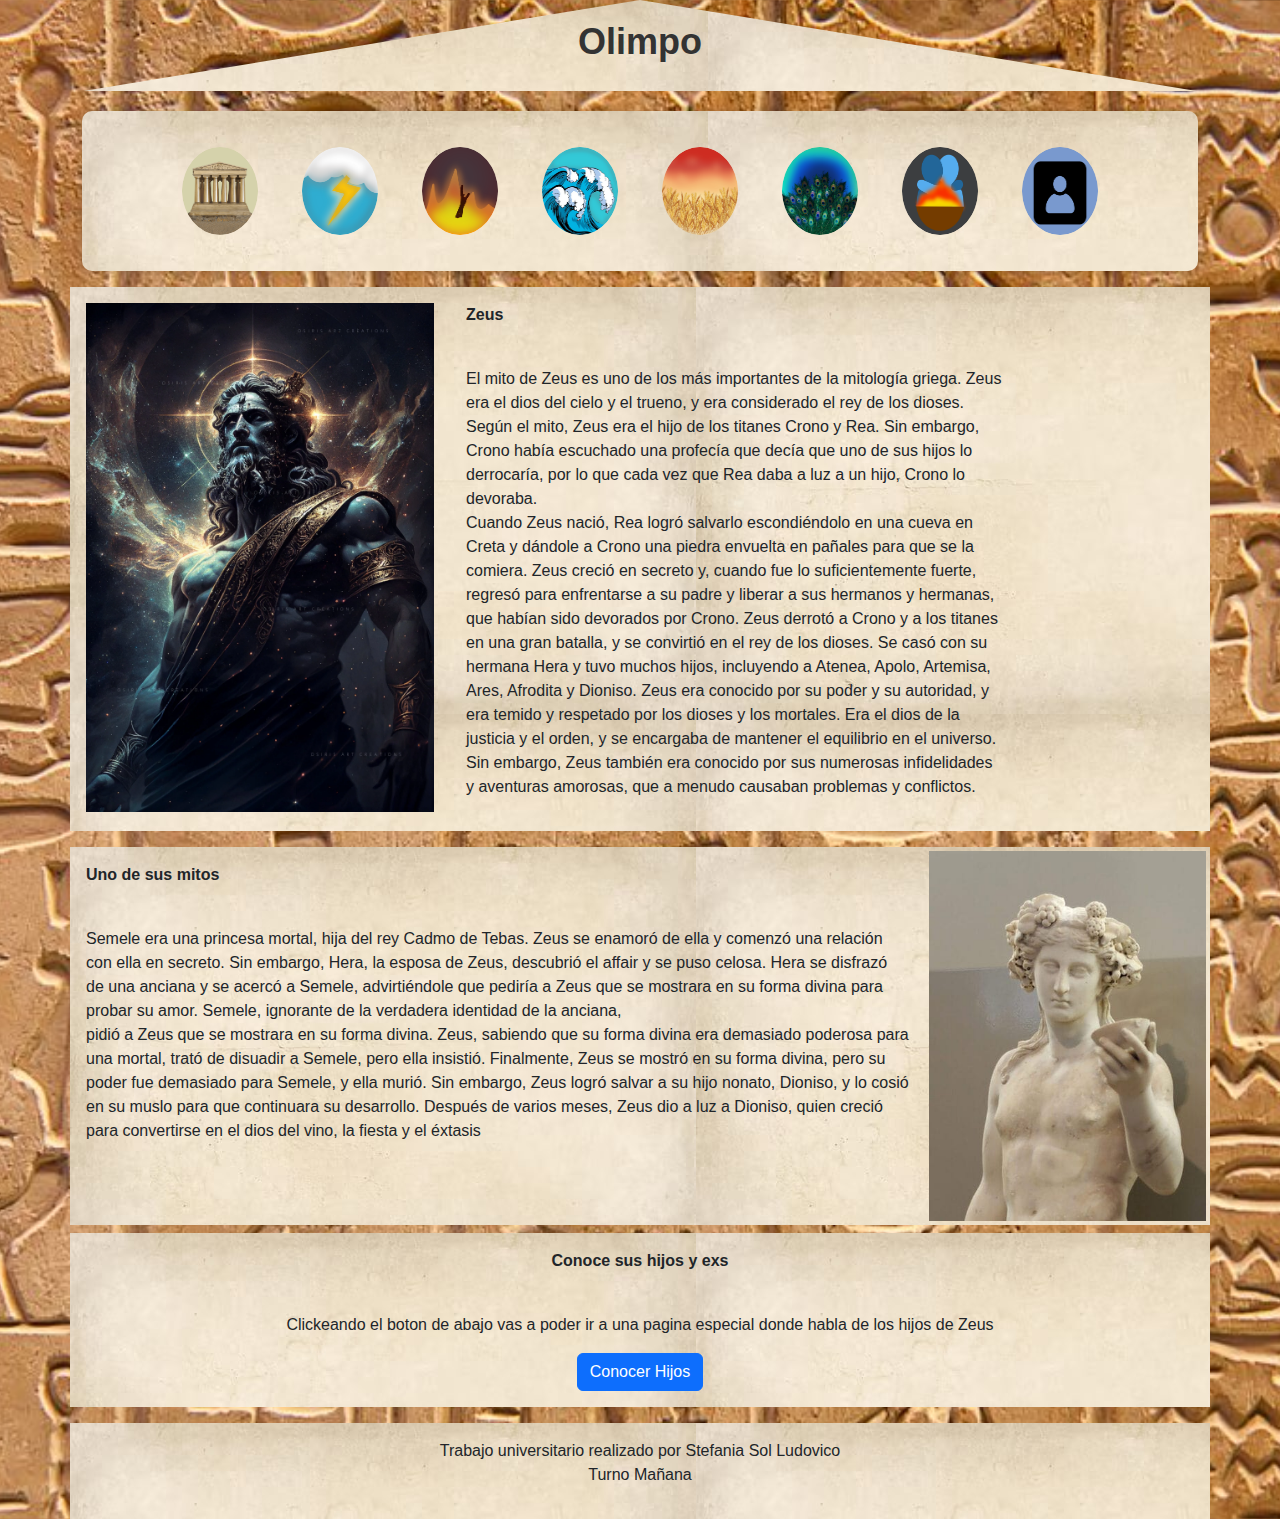
<file: zeus.html>
<!DOCTYPE html>
<html lang="es">
<head>
  <meta charset="UTF-8">
  <meta name="viewport" content="width=device-width, initial-scale=1.0">
  <title>Índice de Página</title>
  <link href="https://cdn.jsdelivr.net/npm/bootstrap@5.3.3/dist/css/bootstrap.min.css" rel="stylesheet" integrity="sha384-QWTKZyjpPEjISv5WaRU9OFeRpok6YctnYmDr5pNlyT2bRjXh0JMhjY6hW+ALEwIH" crossorigin="anonymous">
  <link rel="stylesheet" href="estilos.css">
  <link rel="icon" href="imagenes/olimpologo.png" type="image/x-icon">
</head>
<body>
    
    <div class="container">
        <div class="titulo">
          <h1>Olimpo</h1>
        </div>
    </div>
      
  
  
    <div class="container">
      <div class="row justify-content-center">
        <div class="col-md-12">
          <div class="index-container">
              <button class="btn sphere" onclick="location.href='index.html'">
                  <img src="imagenes/olimpologo.png" alt="logo olimpo">
                </button>
            <button class="btn sphere" onclick="location.href='zeus.html'">
              <img src="imagenes/zeuslogo.png" alt="Logo zeus">
              
            </button>
            <button class="btn sphere" onclick="location.href='hades.html'">
              <img src="imagenes/hadeslogo.png" alt="Logo hades">
            </button>
            <button class="btn sphere" onclick="location.href='poseidon.html'">
              <img src="imagenes/poseidonlogo.png" alt="Logo poseidon">
            </button>
            <button class="btn sphere" onclick="location.href='demeter.html'">
              <img src="imagenes/demeterlogo.png" alt="Logo demeter">
            </button>
            <button class="btn sphere" onclick="location.href='hera.html'">
              <img src="imagenes/heralogo.png" alt="Logo hera">
            </button>
            <button class="btn sphere" onclick="location.href='hestia.html'">
              <img src="imagenes/hestialogo.png" alt="Logo hestia">
            </button>
            <button class="btn sphere" onclick="location.href='contacto.html'">
              <img src="imagenes/contacto.png" alt="Logo contacto">
            </button>
          </div>
        </div>
      </div>
    </div>
   <div class="container mt-3 mb-2" style="background-image: url('imagenes/papel.jpg');">
  <div class="row">
    <div class="col-md-4 p-3">
      <img src="imagenes/zeus.webp" class="img-fluid" alt="foto zeus">
    </div>
    <div class="col-md-6 p-3">
      <p><strong>Zeus</strong> </p><br>
      <p>El mito de Zeus es uno de los más importantes de la mitología griega. Zeus era el dios del cielo y el trueno, y era considerado el rey de los dioses.

        Según el mito, Zeus era el hijo de los titanes Crono y Rea. Sin embargo, Crono había escuchado una profecía que decía que uno de sus hijos lo derrocaría, por lo que cada vez que Rea daba a luz a un hijo, Crono lo devoraba.<br>
        
        Cuando Zeus nació, Rea logró salvarlo escondiéndolo en una cueva en Creta y dándole a Crono una piedra envuelta en pañales para que se la comiera. Zeus creció en secreto y, cuando fue lo suficientemente fuerte, regresó para enfrentarse a su padre y liberar a sus hermanos y hermanas, que habían sido devorados por Crono.
        
        Zeus derrotó a Crono y a los titanes en una gran batalla, y se convirtió en el rey de los dioses. Se casó con su hermana Hera y tuvo muchos hijos, incluyendo a Atenea, Apolo, Artemisa, Ares, Afrodita y Dioniso.
        
        Zeus era conocido por su poder y su autoridad, y era temido y respetado por los dioses y los mortales. Era el dios de la justicia y el orden, y se encargaba de mantener el equilibrio en el universo.
        
        Sin embargo, Zeus también era conocido por sus numerosas infidelidades y aventuras amorosas, que a menudo causaban problemas y conflictos. 
        
        </p>
    </div>
  </div>
</div>
<div class="container mt-3 mb-2" style="background-image: url('imagenes/papel.jpg');">
    <div class="row">
  
      <div class="col-md-9 p-3">
        <p><strong>Uno de sus mitos</strong></p><br>
        <p>
            Semele era una princesa mortal, hija del rey Cadmo de Tebas. Zeus se enamoró de ella y comenzó una relación con ella en secreto. Sin embargo, Hera, la esposa de Zeus, descubrió el affair y se puso celosa.
            
            Hera se disfrazó de una anciana y se acercó a Semele, advirtiéndole que pediría a Zeus que se mostrara en su forma divina para probar su amor. Semele, ignorante de la verdadera identidad de la anciana, <br>
            pidió a Zeus que se mostrara en su forma divina.
            
            Zeus, sabiendo que su forma divina era demasiado poderosa para una mortal, trató de disuadir a Semele, pero ella insistió. Finalmente, Zeus se mostró en su forma divina, pero su poder fue demasiado para Semele, y ella murió.
            
            Sin embargo, Zeus logró salvar a su hijo nonato, Dioniso, y lo cosió en su muslo para que continuara su desarrollo. Después de varios meses, Zeus dio a luz a Dioniso, quien creció para convertirse en el dios del vino, la fiesta y el éxtasis
          </p>
      </div>
      <div class="col-md-3 p-1 ms-auto">
        <img src="imagenes/dionisio.jpg" class="img-fluid" alt="dionisio">
      </div>
    </div>
  </div>
  <div class="container mt-1 mb-2" style="background-image: url('imagenes/papel.jpg');">
    <div class="row">
  
      <div class="col-md-12 p-3 mb-8 text-center">
        <p><strong>Conoce sus hijos y exs</strong></p><br>
        <p>Clickeando el boton de abajo vas a poder ir a una pagina especial donde habla de los hijos de Zeus
          </p>
          <button onclick="location.href='paginasecundaria/hijoszeus.html'" class="btn btn-primary">Conocer Hijos</button>



      </div>
  </div>
  </div>
  


  
  <div class="mb-3 "></div>
  <footer class="container mt-auto py-3 px-3 text-center" style="background-image: url('imagenes/papel.jpg');">
    <p>Trabajo universitario realizado por Stefania Sol Ludovico <br>Turno Mañana</p>
  </footer>
  
 

  
  
  
</body>
</html>
</file>
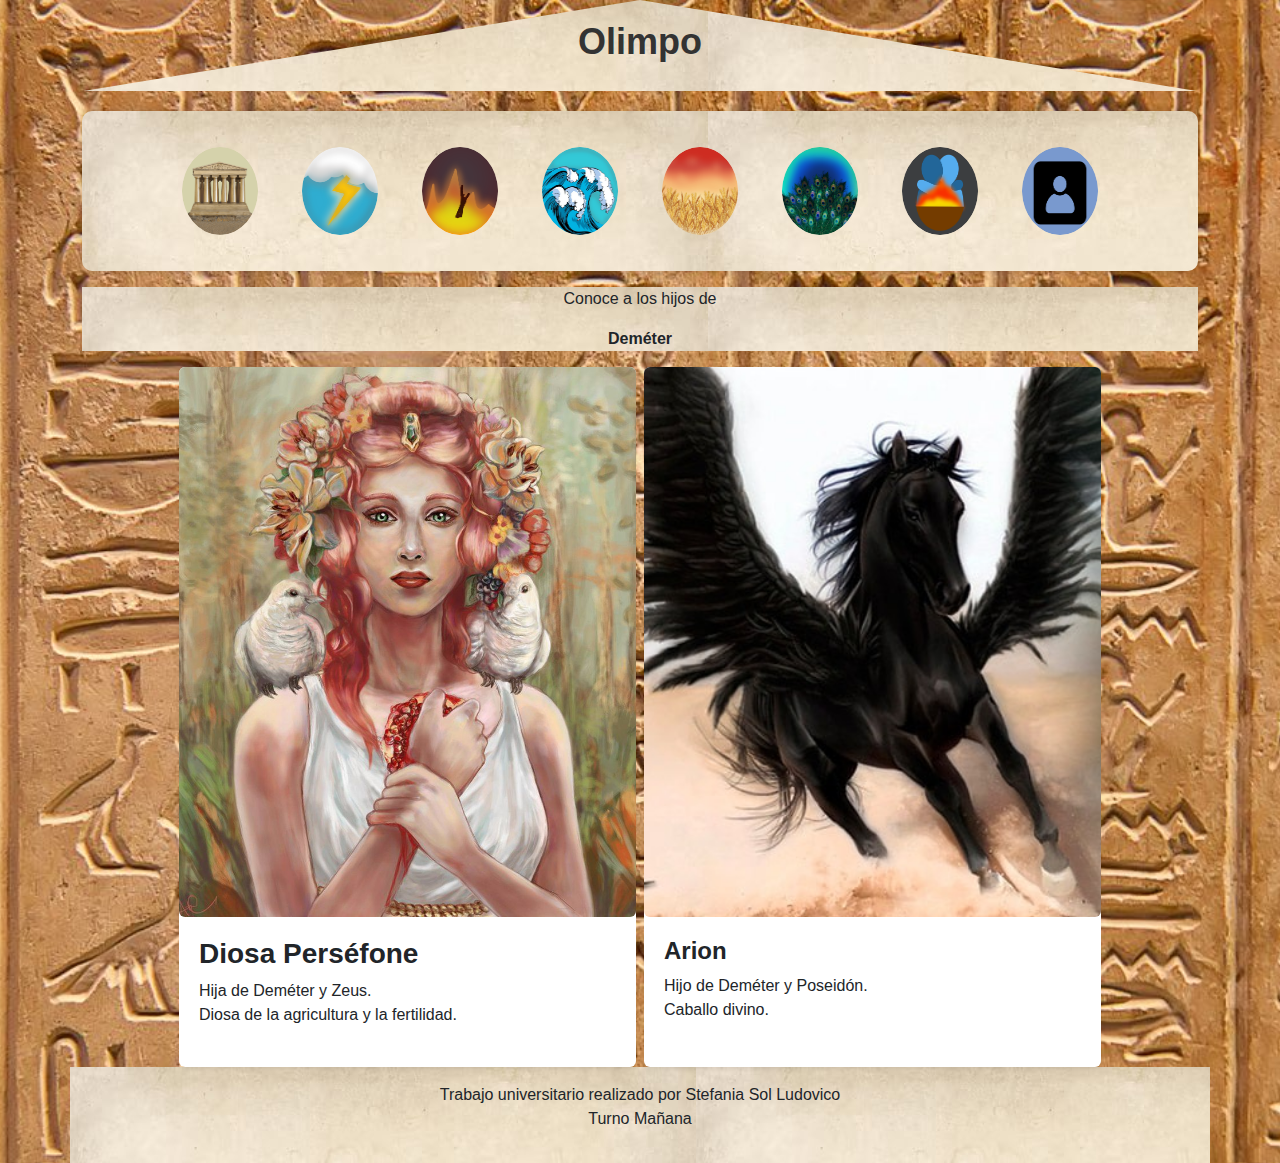
<file: paginasecundaria/hijosdemeter.html>
<!DOCTYPE html>
<html lang="es">
<head>
  <meta charset="UTF-8">
  <meta name="viewport" content="width=device-width, initial-scale=1.0">
  <title>Olimpo</title>
  <link href="https://cdn.jsdelivr.net/npm/bootstrap@5.3.3/dist/css/bootstrap.min.css" rel="stylesheet" integrity="sha384-QWTKZyjpPEjISv5WaRU9OFeRpok6YctnYmDr5pNlyT2bRjXh0JMhjY6hW+ALEwIH" crossorigin="anonymous">
  <link rel="stylesheet" href="../estilos.css">
  <link rel="icon" href="imagenes/olimpologo.png" type="image/x-icon">
</head>
<body>
  <div class="container">
    <div class="titulo">
      <h1>Olimpo</h1>
    </div>
  </div>
  
  <div class="container">
    <div class="row justify-content-center">
      <div class="col-md-12 mb-3">
        <div class="index-container">
          <button class="btn sphere" onclick="location.href='../index.html'">
            <img src="imagenes/olimpologo.png" alt="Imagen 7">
          </button>
          <button class="btn sphere" onclick="location.href='../zeus.html'">
            <img src="imagenes/zeuslogo.png" alt="Imagen 1">
          </button>
          <button class="btn sphere" onclick="location.href='../hades.html'">
            <img src="imagenes/hadeslogo.png" alt="Imagen 2">
          </button>
          <button class="btn sphere" onclick="location.href='../poseidon.html'">
            <img src="imagenes/poseidonlogo.png" alt="Imagen 3">
          </button>
          <button class="btn sphere" onclick="location.href='../demeter.html'">
            <img src="imagenes/demeterlogo.png" alt="Imagen 4">
          </button>
          <button class="btn sphere" onclick="location.href='../hera.html'">
            <img src="imagenes/heralogo.png" alt="Imagen 5">
          </button>
          <button class="btn sphere" onclick="location.href='../hestia.html'">
            <img src="imagenes/hestialogo.png" alt="Imagen 6">
          </button>
          <button class="btn sphere" onclick="location.href='../contacto.html'">
            <img src="imagenes/contacto.png" alt="Imagen 7">
          </button>
        </div>
      </div>
    </div>
  </div>

  <div class="container">
    <div class="col-md-12 text-center mb-3 mt-8" style="background-image: url('imagenes/papel.jpg');">
      <p>Conoce a los hijos de</p>
      <p><strong>Deméter</strong></p>
    </div>

    <div class="row row-cols-1 row-cols-md-2 g-2 cajas col-md-10 justify-content-center mx-auto" id="integrantes">
      <div class="col">
        <div class="card h-100 border-0 shadow-sm">
          <img src="imagenes/persefone.jpg" class="card-img-top rounded" alt="Retrato de Perséfone">
          <div class="card-body">
            <h3 class="card-title">Diosa Perséfone</h3>
            <p class="card-text">Hija de Deméter y Zeus. <br>Diosa de la agricultura y la fertilidad.</p>
          </div>
        </div>
      </div>
      <div class="col">
        <div class="card h-100 border-0 shadow-sm">
          <img src="imagenes/arion.jpg" class="card-img-top rounded" alt="Imagen de Arion">
          <div class="card-body">
            <h4 class="card-title">Arion</h4>
            <p class="card-text">Hijo de Deméter y Poseidón. <br>Caballo divino.</p>
          </div>
        </div>
      </div>
    </div>
  </div>
  
  <footer class="container mt-auto py-3 px-3 text-center" style="background-image: url('imagenes/papel.jpg');">
    <p>Trabajo universitario realizado por Stefania Sol Ludovico <br>Turno Mañana</p>
  </footer>
</body>
</html>
</file>
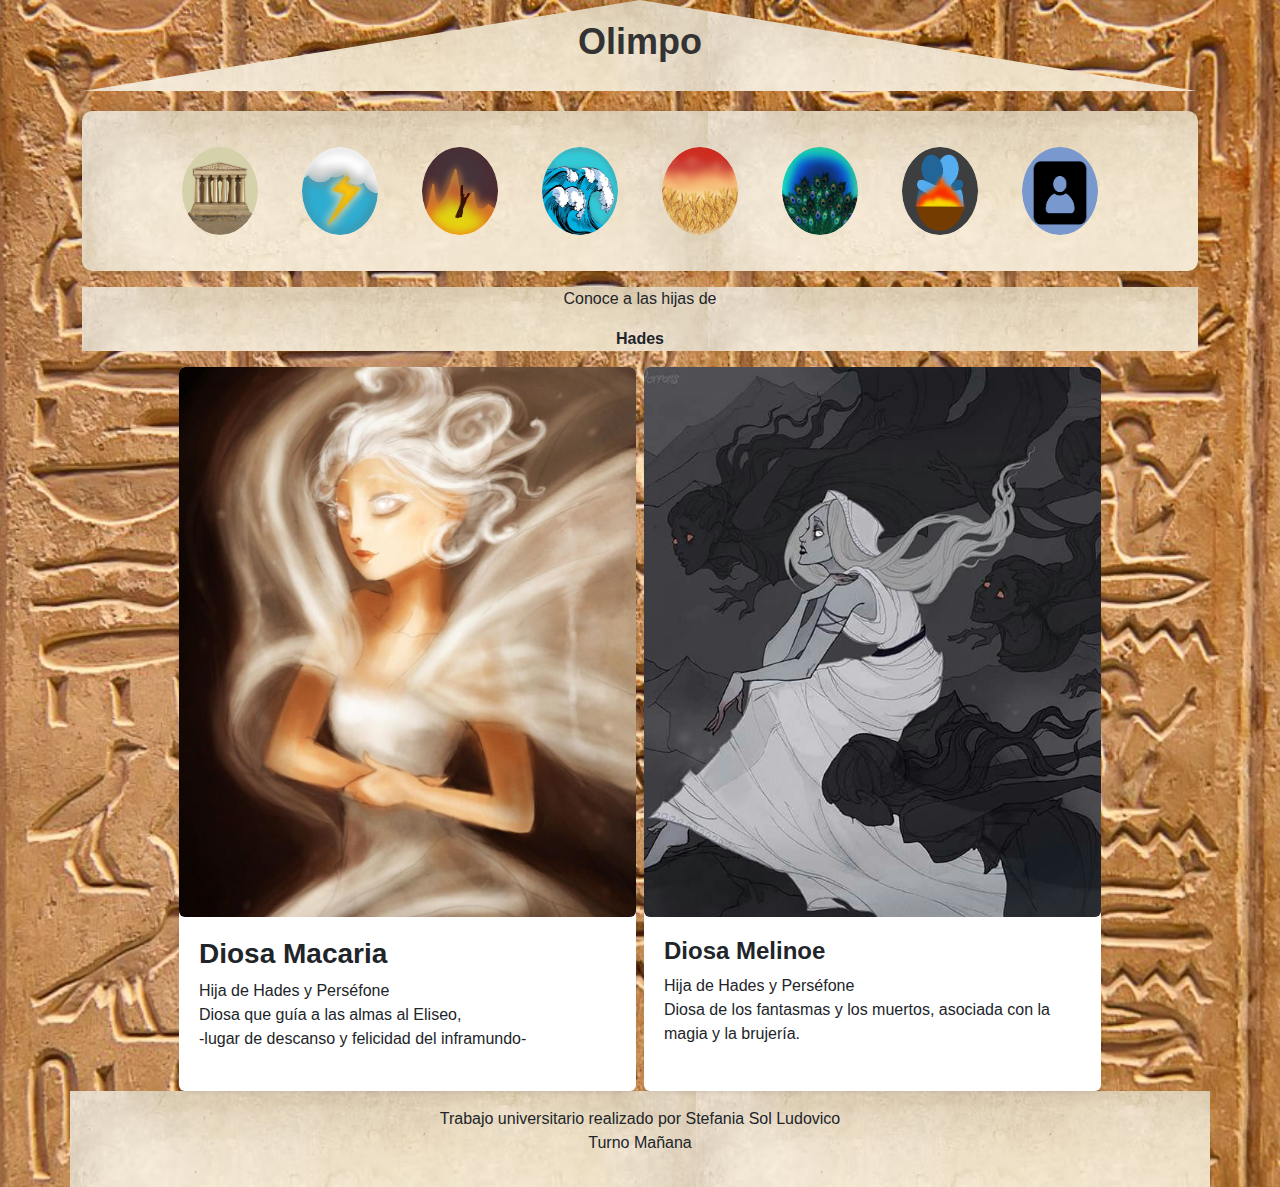
<file: paginasecundaria/hijoshades.html>
<!DOCTYPE html>
<html lang="es">
<head>
  <meta charset="UTF-8">
  <meta name="viewport" content="width=device-width, initial-scale=1.0">
  <title>Olimpo</title>
  <link href="https://cdn.jsdelivr.net/npm/bootstrap@5.3.3/dist/css/bootstrap.min.css" rel="stylesheet" integrity="sha384-QWTKZyjpPEjISv5WaRU9OFeRpok6YctnYmDr5pNlyT2bRjXh0JMhjY6hW+ALEwIH" crossorigin="anonymous">
  <link rel="stylesheet" href="../estilos.css">
  <link rel="icon" href="imagenes/olimpologo.png" type="image/x-icon">
</head>
<body>
    
    <div class="container">
        <div class="titulo">
          <h1>Olimpo</h1>
        </div>
    </div>
      
  <div class="container">
    <div class="row justify-content-center">
      <div class="col-md-12 mb-3">
        <div class="index-container">
          <button class="btn sphere" onclick="location.href='../index.html'">
            <img src="imagenes/olimpologo.png" alt="Imagen 7">
          </button>
          <button class="btn sphere" onclick="location.href='../zeus.html'">
            <img src="imagenes/zeuslogo.png" alt="Imagen 1">
          </button>
          <button class="btn sphere" onclick="location.href='../hades.html'">
            <img src="imagenes/hadeslogo.png" alt="Imagen 2">
          </button>
          <button class="btn sphere" onclick="location.href='../poseidon.html'">
            <img src="imagenes/poseidonlogo.png" alt="Imagen 3">
          </button>
          <button class="btn sphere" onclick="location.href='../demeter.html'">
            <img src="imagenes/demeterlogo.png" alt="Imagen 4">
          </button>
          <button class="btn sphere" onclick="location.href='../hera.html'">
            <img src="imagenes/heralogo.png" alt="Imagen 5">
          </button>
          <button class="btn sphere" onclick="location.href='../hestia.html'">
            <img src="imagenes/hestialogo.png" alt="Imagen 6">
          </button>
          <button class="btn sphere" onclick="location.href='../contacto.html'">
            <img src="imagenes/contacto.png" alt="Imagen 7">
          </button>
        </div>
      </div>
    </div>
  </div>
  
  <div class="container">
    <div>
      <div class="col-md-12 text-center mb-3 mt-8" style="background-image: url('imagenes/papel.jpg');">
        <p>Conoce a las hijas de </p>
        <p><strong>Hades</strong></p>
      </div>
    </div>

    <div class="row row-cols-1 row-cols-md-2 g-2 cajas col-md-10 justify-content-center mx-auto" id="integrantes">
      <div class="col">
        <div class="card h-100 border-0 shadow-sm">
          <img src="imagenes/macaria.jpg" class="card-img-top rounded" alt="Diosa Macaria">
          <div class="card-body">
            <h3 class="card-title">Diosa Macaria</h3>
            <p class="card-text">Hija de Hades y Perséfone <br>Diosa que guía a las almas al Eliseo,<br>-lugar de descanso y felicidad del inframundo-</p>
          </div>
        </div>
      </div>
      <div class="col">
        <div class="card h-100 border-0 shadow-sm">
          <img src="imagenes/melinoe.jpg" class="card-img-top rounded" alt="Diosa Melinoe">
          <div class="card-body">
            <h4 class="card-title">Diosa Melinoe</h4>
            <p class="card-text">Hija de Hades y Perséfone<br>Diosa de los fantasmas y los muertos, asociada con la magia y la brujería.</p>
          </div>
        </div>
      </div>
    </div>
  </div>

  <footer class="container mt-auto py-3 px-3 text-center" style="background-image: url('imagenes/papel.jpg');">
    <p>Trabajo universitario realizado por Stefania Sol Ludovico<br>Turno Mañana</p>
  </footer>

</body>
</html>
</file>
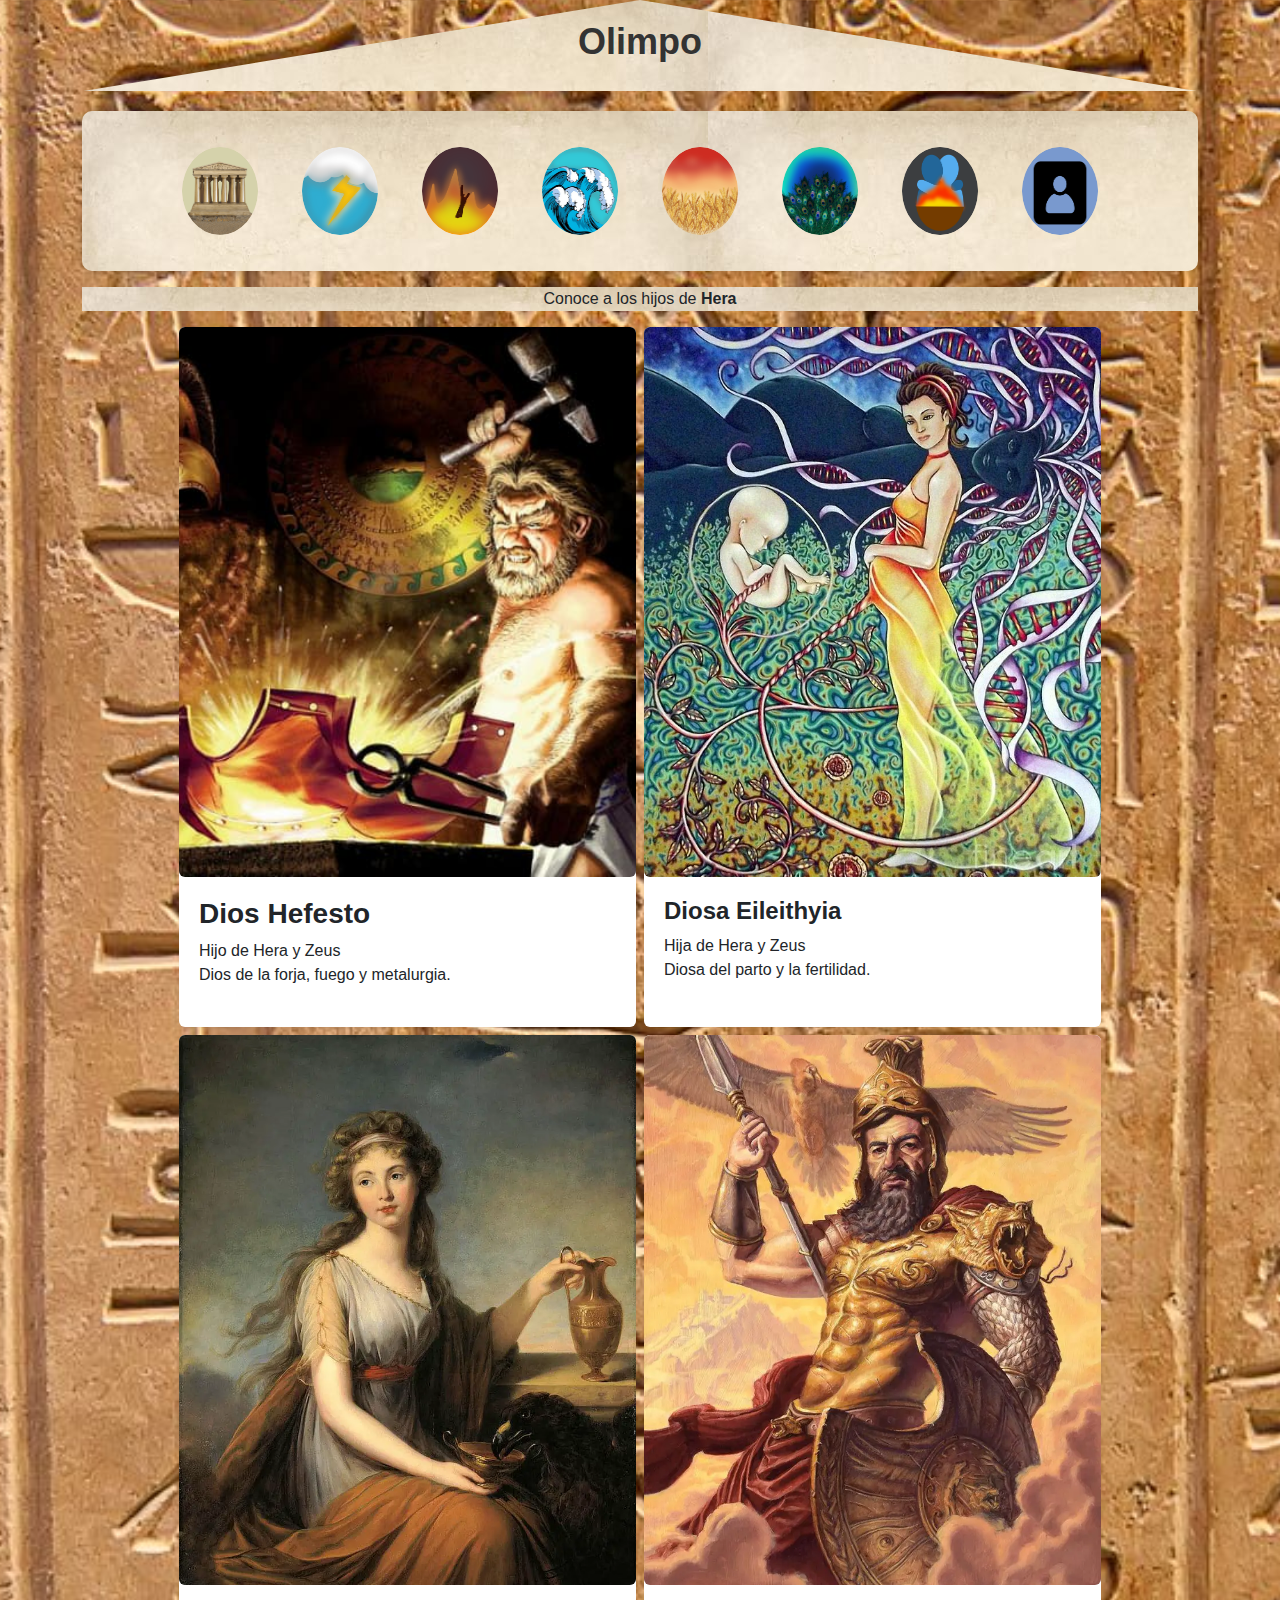
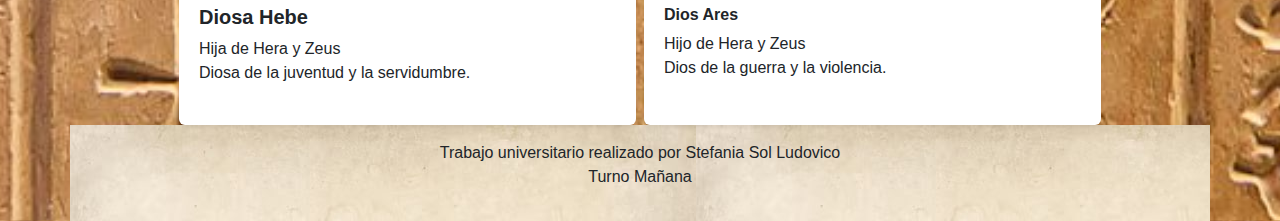
<file: paginasecundaria/hijoshera.html>
<!DOCTYPE html>
<html lang="es">
<head>
  <meta charset="UTF-8">
  <meta name="viewport" content="width=device-width, initial-scale=1.0">
  <title>Olimpo</title>
  <link href="https://cdn.jsdelivr.net/npm/bootstrap@5.3.3/dist/css/bootstrap.min.css" rel="stylesheet" integrity="sha384-QWTKZyjpPEjISv5WaRU9OFeRpok6YctnYmDr5pNlyT2bRjXh0JMhjY6hW+ALEwIH" crossorigin="anonymous">
  <link rel="stylesheet" href="../estilos.css">
  <link rel="icon" href="imagenes/olimpologo.png" type="image/x-icon">
</head>
<body>
    
    <div class="container">
        <div class="titulo">
          <h1>Olimpo</h1>
        </div>
    </div>
      
  
  <div class="container">
    <div class="row justify-content-center">
      <div class="col-md-12 mb-3">
        <div class="index-container">
            <button class="btn sphere" onclick="location.href='../index.html'">
                <img src="imagenes/olimpologo.png" alt="Inicio">
              </button>
          <button class="btn sphere" onclick="location.href='../zeus.html'">
            <img src="imagenes/zeuslogo.png" alt="Zeus">
          </button>
          <button class="btn sphere" onclick="location.href='../hades.html'">
            <img src="imagenes/hadeslogo.png" alt="Hades">
          </button>
          <button class="btn sphere" onclick="location.href='../poseidon.html'">
            <img src="imagenes/poseidonlogo.png" alt="Poseidón">
          </button>
          <button class="btn sphere" onclick="location.href='../demeter.html'">
            <img src="imagenes/demeterlogo.png" alt="Deméter">
          </button>
          <button class="btn sphere" onclick="location.href='../hera.html'">
            <img src="imagenes/heralogo.png" alt="Hera">
          </button>
          <button class="btn sphere" onclick="location.href='../hestia.html'">
            <img src="imagenes/hestialogo.png" alt="Hestia">
          </button>
          <button class="btn sphere" onclick="location.href='../contacto.html'">
            <img src="imagenes/contacto.png" alt="Contacto">
          </button>
        </div>
      </div>
    </div>
  </div>
  
  <div class="container">
    <div>
        <div class="col-md-12 text-center mb-3 mt-8" style="background-image: url('imagenes/papel.jpg');">
          <p>Conoce a los hijos de <strong>Hera</strong></p>
        </div>
    </div>

    <div class="row row-cols-1 row-cols-md-2 g-2 cajas col-md-10 justify-content-center mx-auto">
      <div class="col">
        <div class="card h-100 border-0 shadow-sm">
          <img src="imagenes/hefesto.jpg" class="card-img-top rounded" alt="Dios Hefesto">
          <div class="card-body">
            <h3 class="card-title">Dios Hefesto</h3>
            <p class="card-text">Hijo de Hera y Zeus<br>Dios de la forja, fuego y metalurgia.</p>
          </div>
        </div>
      </div>
      <div class="col">
        <div class="card h-100 border-0 shadow-sm">
          <img src="imagenes/eile.webp" class="card-img-top rounded" alt="Diosa Eileithyia">
          <div class="card-body">
            <h4 class="card-title">Diosa Eileithyia</h4>
            <p class="card-text">Hija de Hera y Zeus<br>Diosa del parto y la fertilidad.</p>
          </div>
        </div>
      </div>
      <div class="col">
        <div class="card h-100 border-0 shadow-sm">
          <img src="imagenes/hebe.webp" class="card-img-top rounded" alt="Diosa Hebe">
          <div class="card-body">
            <h5 class="card-title">Diosa Hebe</h5>
            <p class="card-text">Hija de Hera y Zeus<br>Diosa de la juventud y la servidumbre.</p>
          </div>
        </div>
      </div>

      <div class="col">
        <div class="card h-100 border-0 shadow-sm">
          <img src="imagenes/ares.webp" class="card-img-top rounded" alt="Dios Ares">
          <div class="card-body">
            <h6 class="card-title">Dios Ares</h6>
            <p class="card-text">Hijo de Hera y Zeus<br>Dios de la guerra y la violencia.</p>
          </div>
        </div>
      </div>
   </div>
   </div> <!-- Cerrando el contenedor principal -->
   
   <footer class="container mt-auto py-3 px-3 text-center" style="background-image: url('imagenes/papel.jpg');">
     <p>Trabajo universitario realizado por Stefania Sol Ludovico<br>Turno Mañana</p>
   </footer>
</body>
</html>
</file>
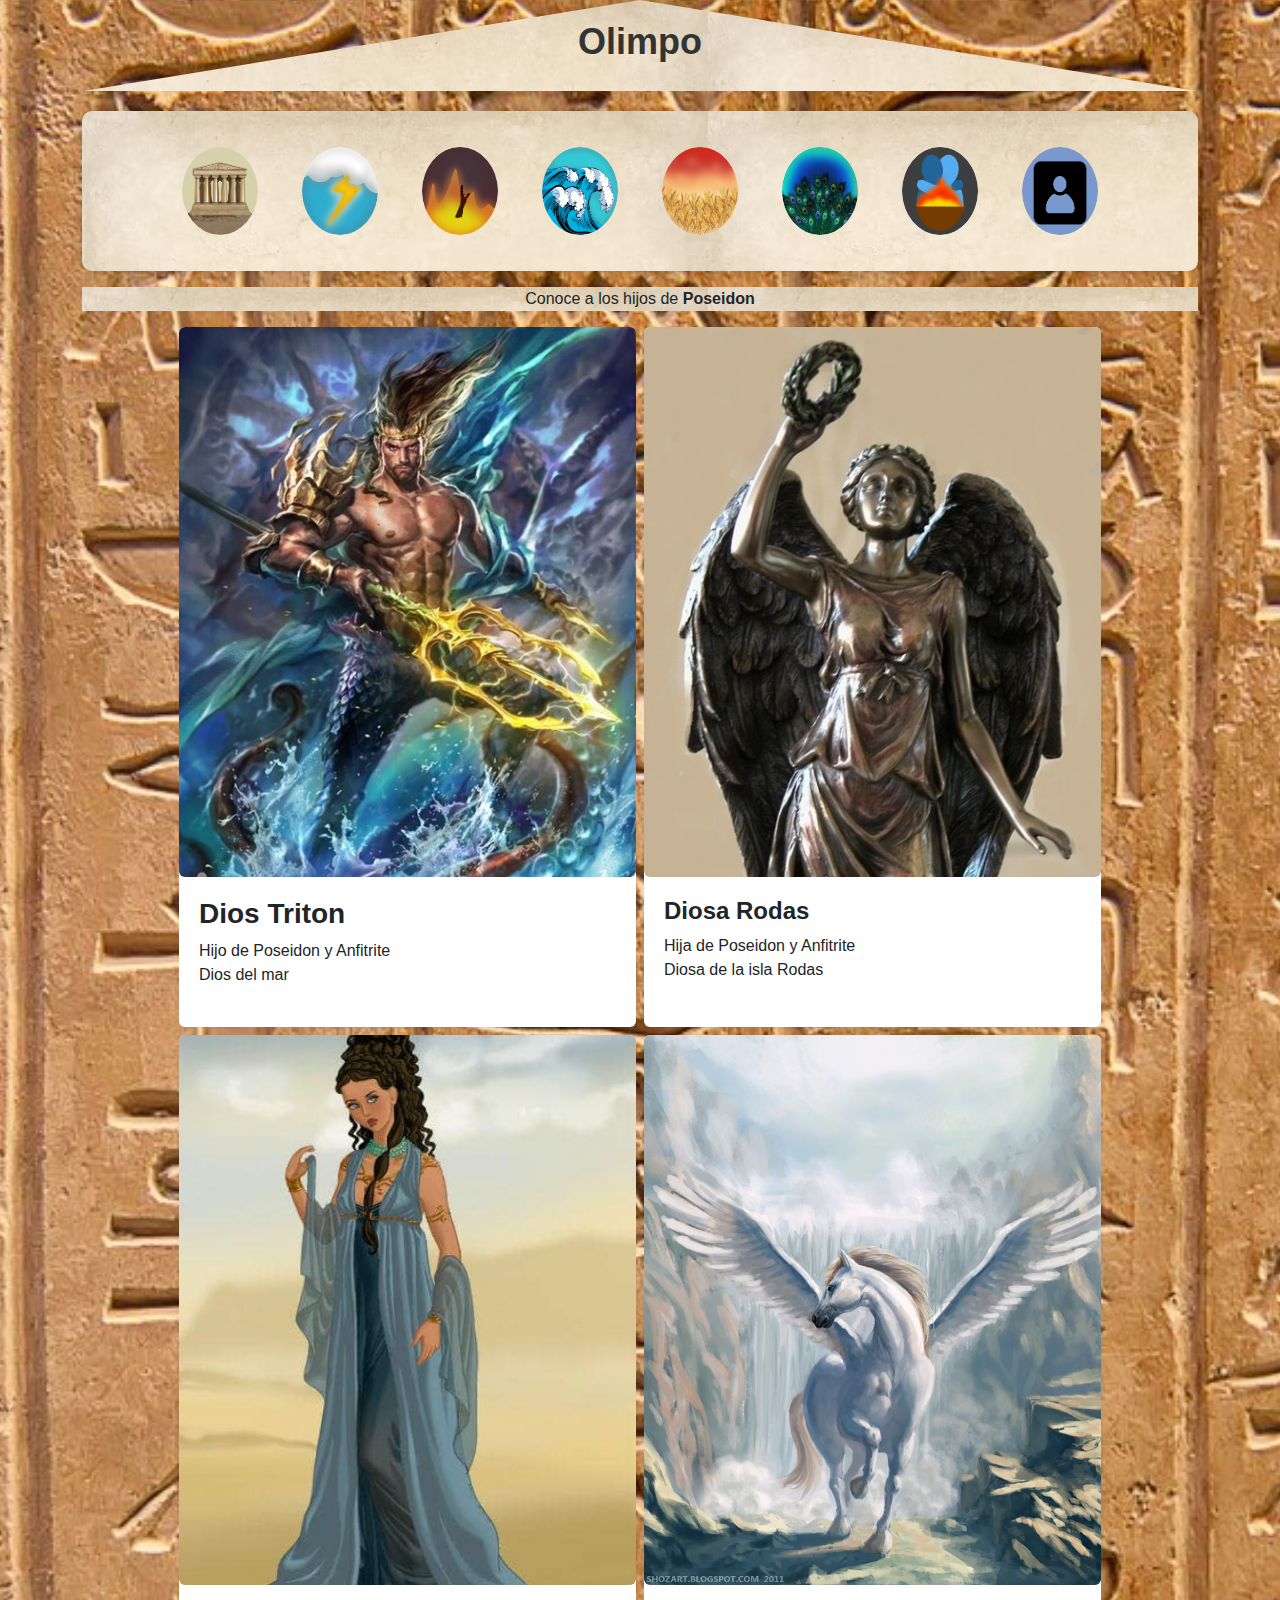
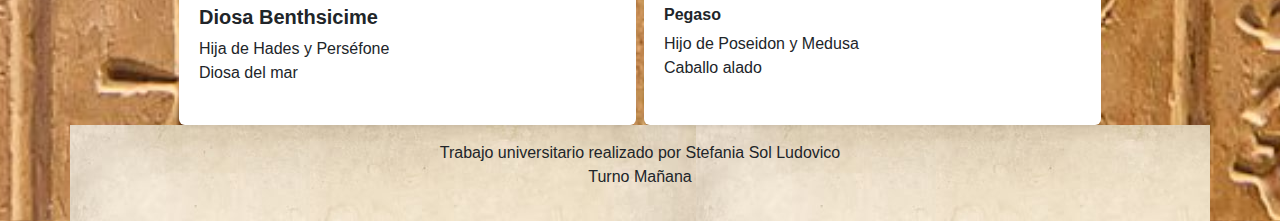
<file: paginasecundaria/hijosposeidon.html>
<!DOCTYPE html>
<html lang="es">
<head>
  <meta charset="UTF-8">
  <meta name="viewport" content="width=device-width, initial-scale=1.0">
  <title>Olimpo</title>
  <link href="https://cdn.jsdelivr.net/npm/bootstrap@5.3.3/dist/css/bootstrap.min.css" rel="stylesheet" integrity="sha384-QWTKZyjpPEjISv5WaRU9OFeRpok6YctnYmDr5pNlyT2bRjXh0JMhjY6hW+ALEwIH" crossorigin="anonymous">
  <link rel="stylesheet" href="../estilos.css">
  <link rel="icon" href="imagenes/olimpologo.png" type="image/x-icon">
</head>
<body>
  <div class="container">
    <div class="titulo">
      <h1>Olimpo</h1>
    </div>
  </div>
  
  <div class="container">
    <div class="row justify-content-center">
      <div class="col-md-12 mb-3">
        <div class="index-container">
          <button class="btn sphere" onclick="location.href='../index.html'">
            <img src="imagenes/olimpologo.png" alt="Imagen 7">
          </button>
          <button class="btn sphere" onclick="location.href='../zeus.html'">
            <img src="imagenes/zeuslogo.png" alt="Imagen 1">
          </button>
          <button class="btn sphere" onclick="location.href='../hades.html'">
            <img src="imagenes/hadeslogo.png" alt="Imagen 2">
          </button>
          <button class="btn sphere" onclick="location.href='../poseidon.html'">
            <img src="imagenes/poseidonlogo.png" alt="Imagen 3">
          </button>
          <button class="btn sphere" onclick="location.href='../demeter.html'">
            <img src="imagenes/demeterlogo.png" alt="Imagen 4">
          </button>
          <button class="btn sphere" onclick="location.href='../hera.html'">
            <img src="imagenes/heralogo.png" alt="Imagen 5">
          </button>
          <button class="btn sphere" onclick="location.href='../hestia.html'">
            <img src="imagenes/hestialogo.png" alt="Imagen 6">
          </button>
          <button class="btn sphere" onclick="location.href='../contacto.html'">
            <img src="imagenes/contacto.png" alt="Imagen 7">
          </button>
        </div>
      </div>
    </div>
  </div>

  <div class="container">
    <div class="col-md-12 text-center mb-3 mt-8" style="background-image: url('imagenes/papel.jpg');">
      <p>Conoce a los hijos de <strong>Poseidon</strong></p>
    </div>

    <div class="row row-cols-1 row-cols-md-2 g-2 cajas col-md-10 justify-content-center mx-auto" id="integrantes">
      <div class="col">
        <div class="card h-100 border-0 shadow-sm">
          <img src="imagenes/triton.jpg" class="card-img-top rounded" alt="Dios Triton">
          <div class="card-body">
            <h3 class="card-title">Dios Triton</h3>
            <p class="card-text">Hijo de Poseidon y Anfitrite<br>Dios del mar</p>
          </div>
        </div>
      </div>
      <div class="col">
        <div class="card h-100 border-0 shadow-sm">
          <img src="imagenes/rodas.jpg" class="card-img-top rounded" alt="Diosa Rodas">
          <div class="card-body">
            <h4 class="card-title">Diosa Rodas</h4>
            <p class="card-text">Hija de Poseidon y Anfitrite<br>Diosa de la isla Rodas</p>
          </div>
        </div>
      </div>
      <div class="col">
        <div class="card h-100 border-0 shadow-sm">
          <img src="imagenes/benthesikyme_.jpg" class="card-img-top rounded" alt="Diosa Benthsicime">
          <div class="card-body">
            <h5 class="card-title">Diosa Benthsicime</h5>
            <p class="card-text">Hija de Hades y Perséfone<br>Diosa del mar</p>
          </div>
        </div>
      </div>
      <div class="col">
        <div class="card h-100 border-0 shadow-sm">
          <img src="imagenes/pegaso.jpg" class="card-img-top rounded" alt="Pegaso">
          <div class="card-body">
            <h6 class="card-title">Pegaso</h6>
            <p class="card-text">Hijo de Poseidon y Medusa<br>Caballo alado</p>
          </div>
        </div>
      </div>
    </div>
  </div>

  <footer class="container mt-auto py-3 px-3 text-center" style="background-image: url('imagenes/papel.jpg');">
    <p>Trabajo universitario realizado por Stefania Sol Ludovico<br>Turno Mañana</p>
  </footer>
</body>
</html>
</file>
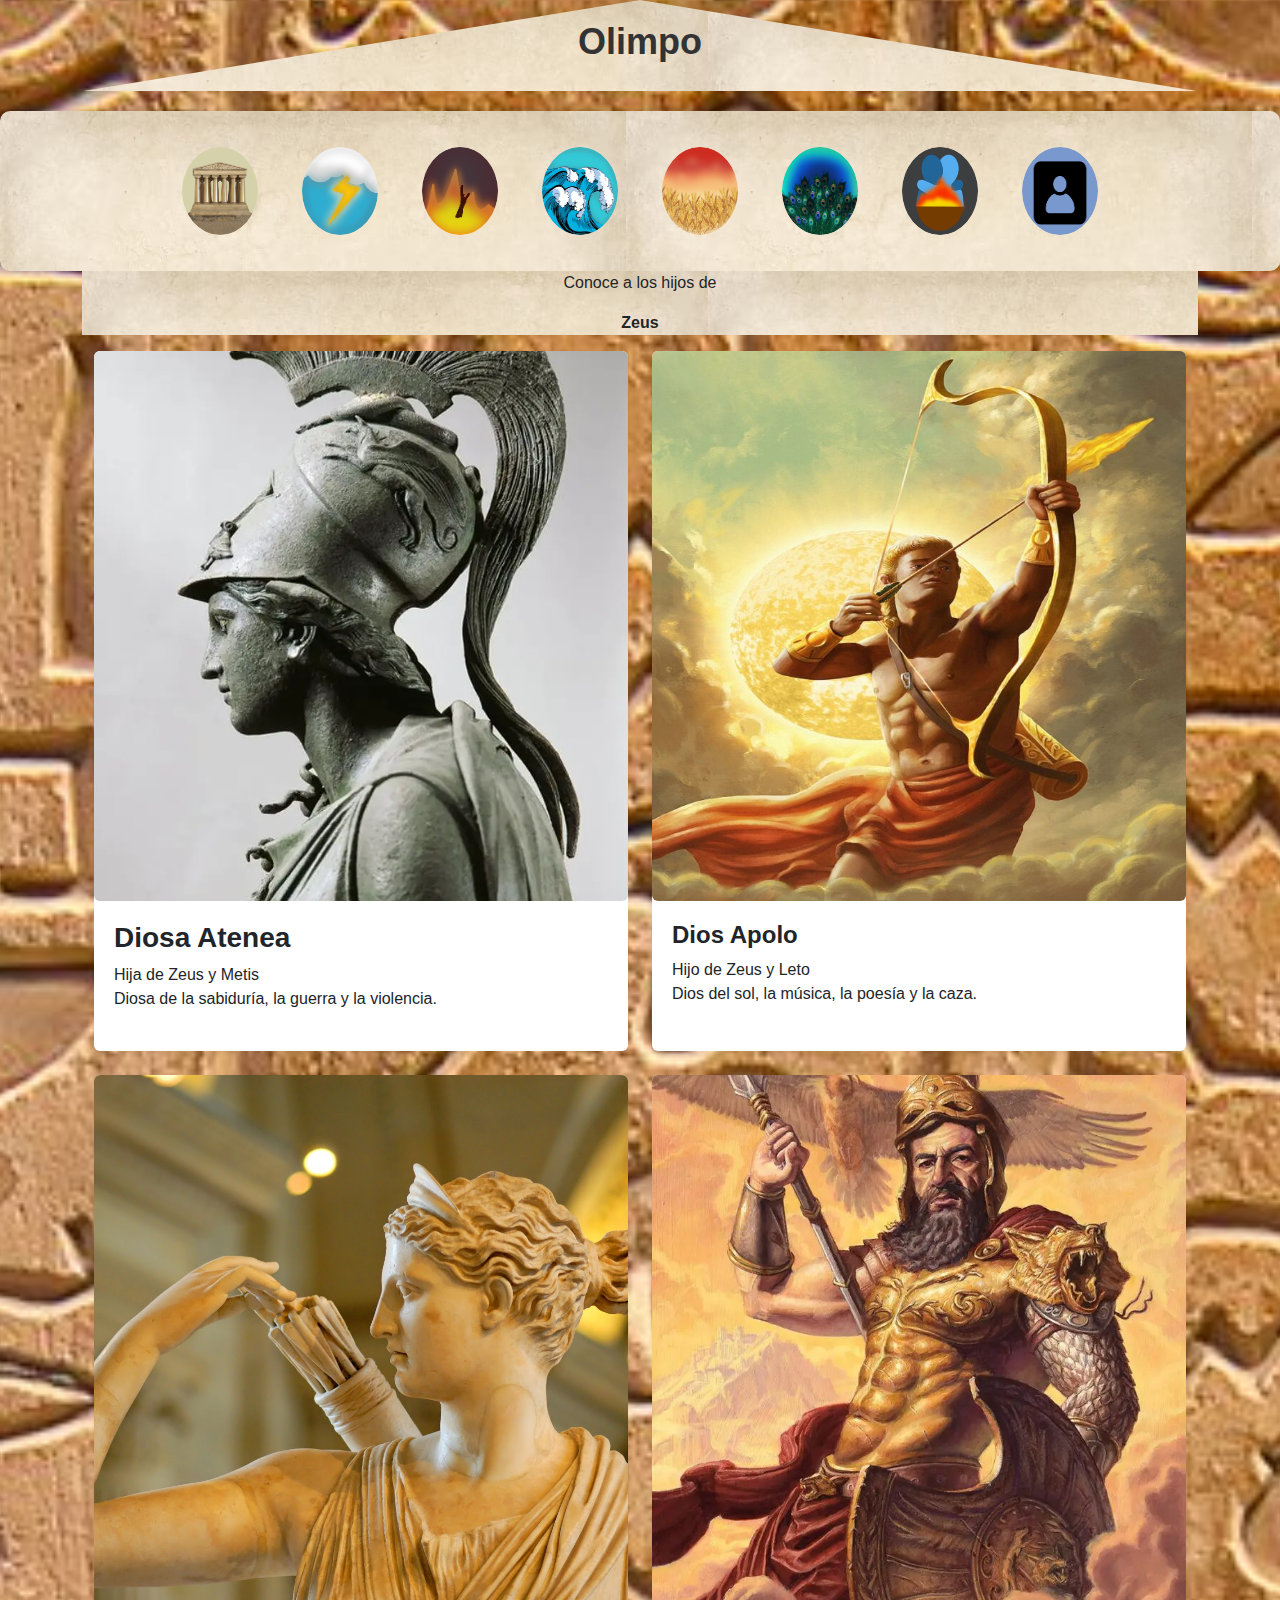
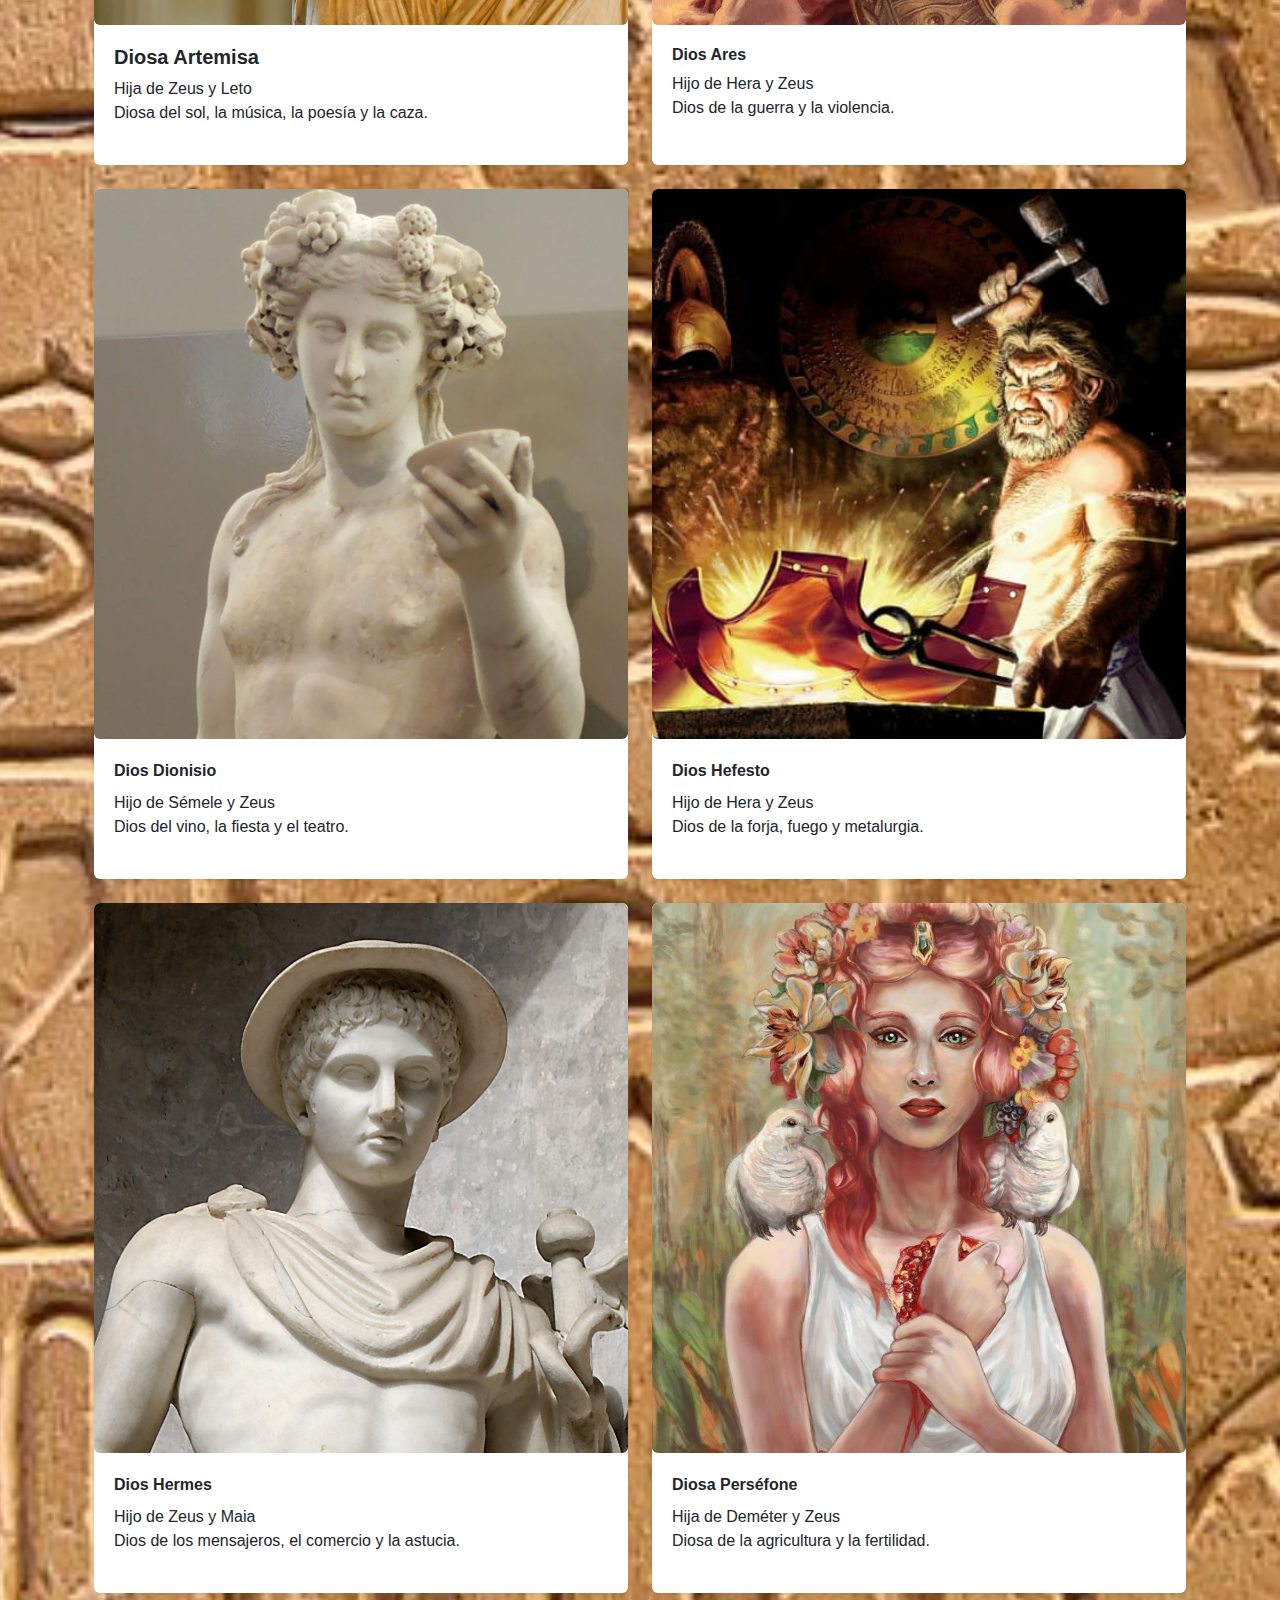
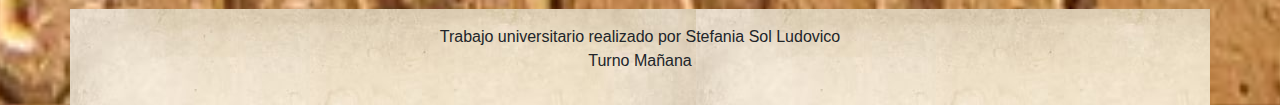
<file: paginasecundaria/hijoszeus.html>
<!DOCTYPE html>
<html lang="es">
<head>
    <meta charset="UTF-8">
    <meta name="viewport" content="width=device-width, initial-scale=1.0">
    <title>Olimpo</title>
    <link href="https://cdn.jsdelivr.net/npm/bootstrap@5.3.3/dist/css/bootstrap.min.css" rel="stylesheet" integrity="sha384-QWTKZyjpPEjISv5WaRU9OFeRpok6YctnYmDr5pNlyT2bRjXh0JMhjY6hW+ALEwIH" crossorigin="anonymous">
    <link rel="stylesheet" href="../estilos.css">
    <link rel="icon" href="imagenes/olimpologo.png" type="image/x-icon">
</head>
<body>
    <div class="container">
        <div class="titulo">
            <h1>Olimpo</h1>
        </div>
    </div>
    <div class="contenedor">
        <div class="fila justificar-el-contenido-centrar">
            <div class="col-md-12">
                <div class="index-container">
                    <button class="btn sphere" onclick="location.href='../index.html'">
                        <img src="imagenes/olimpologo.png" alt="Imagen 7">
                    </button>
                    <button class="btn sphere" onclick="location.href='../zeus.html'">
                        <img src="imagenes/zeuslogo.png" alt="Imagen 1">
                    </button>
                    <button class="btn sphere" onclick="location.href='../hades.html'">
                        <img src="imagenes/hadeslogo.png" alt="Imagen 2">
                    </button>
                    <button class="btn sphere" onclick="location.href='../poseidon.html'">
                        <img src="imagenes/poseidonlogo.png" alt="Imagen 3">
                    </button>
                    <button class="btn sphere" onclick="location.href='../demeter.html'">
                        <img src="imagenes/demeterlogo.png" alt="Imagen 4">
                    </button>
                    <button class="btn sphere" onclick="location.href='../hera.html'">
                        <img src="imagenes/heralogo.png" alt="Imagen 5">
                    </button>
                    <button class="btn sphere" onclick="location.href='../hestia.html'">
                        <img src="imagenes/hestialogo.png" alt="Imagen 6">
                    </button>
                    <button class="btn sphere" onclick="location.href='../contacto.html'">
                        <img src="imagenes/contacto.png" alt="Imagen 7">
                    </button>
                </div>
            </div>
        </div>
        <div class="container">
            <div class="col-md-12 text-center mb-3" style="background-image: url('imagenes/papel.jpg');">
                <p>Conoce a los hijos de</p>
                <p><strong>Zeus</strong></p>
            </div>
            <div class="row row-cols-1 row-cols-md-2 g-4 cajas col-md-12 justify-content-center mx-auto">
                <div class="col">
                    <div class="card h-100 border-0 shadow-sm">
                        <img src="imagenes/atenea.jpg" class="card-img-top rounded" alt="Diosa Atenea">
                        <div class="card-body">
                            <h3 class="card-title">Diosa Atenea</h3>
                            <p class="card-text">Hija de Zeus y Metis<br>Diosa de la sabiduría, la guerra y la violencia.</p>
                        </div>
                    </div>
                </div>
                <div class="col">
                    <div class="card h-100 border-0 shadow-sm">
                        <img src="imagenes/apolo.jpg" class="card-img-top rounded" alt="Dios Apolo">
                        <div class="card-body">
                            <h4 class="card-title">Dios Apolo</h4>
                            <p class="card-text">Hijo de Zeus y Leto<br>Dios del sol, la música, la poesía y la caza.</p>
                        </div>
                    </div>
                </div>
                <div class="col">
                    <div class="card h-100 border-0 shadow-sm">
                        <img src="imagenes/artemisa.jpg" class="card-img-top rounded" alt="Diosa Artemisa">
                        <div class="card-body">
                            <h5 class="card-title">Diosa Artemisa</h5>
                            <p class="card-text">Hija de Zeus y Leto<br>Diosa del sol, la música, la poesía y la caza.</p>
                        </div>
                    </div>
                </div>
                <div class="col">
                    <div class="card h-100 border-0 shadow-sm">
                        <img src="imagenes/ares.webp" class="card-img-top rounded" alt="Dios Ares">
                        <div class="card-body">
                            <h6 class="card-title">Dios Ares</h6>
                            <p class="card-text">Hijo de Hera y Zeus<br>Dios de la guerra y la violencia.</p>
                        </div>
                    </div>
                </div>
                <div class="col">
                    <div class="card h-100 border-0 shadow-sm">
                        <img src="imagenes/dionisio.jpg" class="card-img-top rounded" alt="Dios Dionisio">
                        <div class="card-body">
                            <p class="card-title">Dios Dionisio</p>
                            <p class="card-text">Hijo de Sémele y Zeus<br>Dios del vino, la fiesta y el teatro.</p>
                        </div>
                    </div>
                </div>
                <div class="col">
                    <div class="card h-100 border-0 shadow-sm">
                        <img src="imagenes/hefesto.jpg" class="card-img-top rounded" alt="Dios Hefesto">
                        <div class="card-body">
                            <p class="card-title">Dios Hefesto</p>
                            <p class="card-text">Hijo de Hera y Zeus<br>Dios de la forja, fuego y metalurgia.</p>
                        </div>
                    </div>
                </div>
                <div class="col">
                    <div class="card h-100 border-0 shadow-sm">
                        <img src="imagenes/hermes.jpg" class="card-img-top rounded" alt="Dios Hermes">
                        <div class="card-body">
                            <p class="card-title">Dios Hermes</p>
                            <p class="card-text">Hijo de Zeus y Maia<br>Dios de los mensajeros, el comercio y la astucia.</p>
                        </div>
                    </div>
                </div>
                <div class="col">
                    <div class="card h-100 border-0 shadow-sm">
                        <img src="imagenes/persefone.jpg" class="card-img-top rounded" alt="Diosa Perséfone">
                        <div class="card-body">
                            <p class="card-title">Diosa Perséfone</p>
                            <p class="card-text">Hija de Deméter y Zeus<br>Diosa de la agricultura y la fertilidad.</p>
                        </div>
                    </div>
                </div>
            </div>
        </div>
        <div class="mb-3"></div>
        <footer class="container mt-auto py-3 px-3 text-center" style="background-image: url('imagenes/papel.jpg');">
            <p>Trabajo universitario realizado por Stefania Sol Ludovico<br>Turno Mañana</p>
        </footer>
    </div>
</body>
</html>
</file>
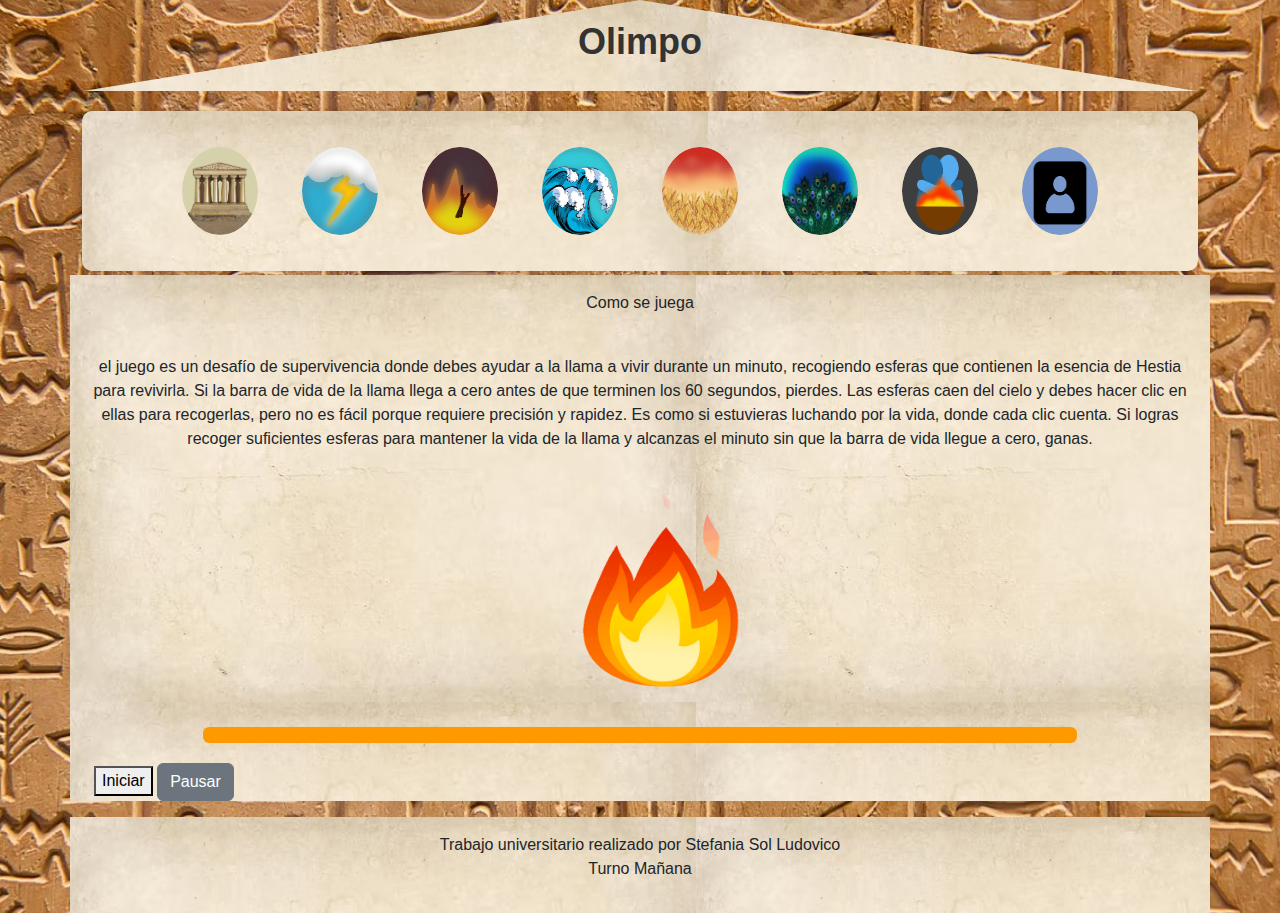
<file: paginasecundaria/juegohestia.html>
<!DOCTYPE html>
<html lang="es">
<head>
  <meta charset="UTF-8">
  <meta name="viewport" content="width=device-width, initial-scale=1.0">
  <title>Olimpo</title>
  <link href="https://cdn.jsdelivr.net/npm/bootstrap@5.3.3/dist/css/bootstrap.min.css" rel="stylesheet" integrity="sha384-QWTKZyjpPEjISv5WaRU9OFeRpok6YctnYmDr5pNlyT2bRjXh0JMhjY6hW+ALEwIH" crossorigin="anonymous">
  <link rel="stylesheet" href="../estilos.css">
  <link rel="icon" href="imagenes/olimpologo.png" type="image/x-icon">
</head>
<body>
  <div class="container">
    <div class="titulo">
      <h1>Olimpo</h1>
    </div>
  </div>

  <div class="container">
    <div class="row justify-content-center">
      <div class="col-md-12">
        <div class="index-container">
            <button class="btn sphere" onclick="location.href='../index.html'">
                <img src="imagenes/olimpologo.png" alt="Imagen 7">
            </button>
            <button class="btn sphere" onclick="location.href='../zeus.html'">
              <img src="imagenes/zeuslogo.png" alt="Imagen 1">
            </button>
            <button class="btn sphere" onclick="location.href='../hades.html'">
              <img src="imagenes/hadeslogo.png" alt="Imagen 2">
            </button>
            <button class="btn sphere" onclick="location.href='../poseidon.html'">
              <img src="imagenes/poseidonlogo.png" alt="Imagen 3">
            </button>
            <button class="btn sphere" onclick="location.href='../demeter.html'">
              <img src="imagenes/demeterlogo.png" alt="Imagen 4">
            </button>
            <button class="btn sphere" onclick="location.href='../hera.html'">
              <img src="imagenes/heralogo.png" alt="Imagen 5">
            </button>
            <button class="btn sphere" onclick="location.href='../hestia.html'">
              <img src="imagenes/hestialogo.png" alt="Imagen 6">
            </button>
            <button class="btn sphere" onclick="location.href='../contacto.html'">
              <img src="imagenes/contacto.png" alt="Imagen 7">
            </button>
        </div>
      </div>
    </div>
  </div>

  <div class="container mt-1 mb-2" style="background-image: url('imagenes/papel.jpg');">
    <div class="row">
      <div class="col-md-12 p-3 mb-8 text-center">
        <p>Como se juega</p><br>
        el juego es un desafío de supervivencia donde debes ayudar a la llama a vivir durante un minuto, recogiendo esferas que contienen la esencia de Hestia para revivirla. Si la barra de vida de la llama llega a cero antes de que terminen los 60 segundos, pierdes.
        Las esferas caen del cielo y debes hacer clic en ellas para recogerlas, pero no es fácil porque requiere precisión y rapidez. Es como si estuvieras luchando por la vida, donde cada clic cuenta.
        Si logras recoger suficientes esferas para mantener la vida de la llama y alcanzas el minuto sin que la barra de vida llegue a cero, ganas.
      </div>
    </div>
    <div class="container" >
      <div class="row">
        <div class="col-md-12 text-center" >
          <img src="imagenes/fuego.gif" alt="Llama" id="llama" class="img-fluid fuego">
        </div>
      </div>
      <div class="row">
        <div class="col-md-12">
          <div id="barra-vida" class="progress">
            <div class="progress-bar" role="progressbar" aria-valuenow="100" aria-valuemin="0" aria-valuemax="100" style="width: 100%;"></div>
          </div>
        </div>
      </div>
      <button id="iniciar">Iniciar</button>
      <button id="pausar" class="btn btn-secondary">Pausar</button>

    </div>
  </div>

  <div class="mb-3 "></div>
  <footer class="container mt-auto py-3 px-3 text-center" style="background-image: url('imagenes/papel.jpg');">
    <p>Trabajo universitario realizado por Stefania Sol Ludovico <br>Turno Mañana</p>
  </footer>


  <script src="script.js"></script>
</body>
</html>
</file>
<file: estilos.css>
body {
    
    background-size: cover;
    background-position: center;
    font-family: Arial, sans-serif;
    background-color: #f0f0f0;
    background-image: url("imagenes/fondo.jpg");
    background-repeat: repeat;
  }
  .titulo {
    background-image: url("imagenes/papel.jpg");
    padding: 20px;
    text-align: center;
    margin-bottom: 20px;
    clip-path: polygon(0 100%, 100% 100%, 50% 0);
  }
  
  .titulo h1 {
    font-size: 36px;
    font-weight: bold;
    color: #333;
  }
  
  
  .index-container {
    display: flex;
    flex-wrap: wrap;
    justify-content: center;
    padding: 20px;
    background-image: url("imagenes/papel.jpg");
    border-radius: 10px;
    box-shadow: 0 0 10px rgba(0, 0, 0, 0.2);
  }
  
  .sphere {
    border-radius: 50%;
    width: 100px;
    height: 100px;
    margin: 10px;
    background-color: transparent;
    border: none;
    cursor: pointer;
    display: flex;
    justify-content: center;
    align-items: center;
  }
  .sphere img {
    width: 100%;
    height: 100%;
    border-radius: 50%;
  }
  .sphere:hover {
    transform: scale(1.1);
  }

  
  .card {
    margin-bottom: 20px;
  }
  
  .card-img-top {
    width: 100%;
    height: 150px;
    object-fit: cover;
  }
  
  .card-body {
    padding: 20px;
  }
  
  .card-title {
    font-weight: bold;
  }
  
  .card-text {
    font-size: 16px;
  }
  #llama {
	width: 200px;
	height: 200px;
	margin: 20px auto;
}

#barra-vida {
	width: 80%;
	margin: 20px auto;
}

.progress-bar {
	background-color: #ff9900;
}
.esfera {
    animation: caer 2s linear infinite;
    position: absolute;
    width: 60px;
    height: 60px;
  
}

@keyframes caer {
    0% {
        top: 200px; /* Ajusta la posición inicial de caída */

    }
    100% {
        top: 650px;
    }
}
#reiniciar {
    display: none; /* Oculta el botón de reiniciar al principio */
}

.card img {
  object-fit: cover;
  height: 550px; /* Ajusta el alto de la imagen */
}

 .carousel-inner img {
 height: auto;
 object-fit: cover;
  }

 .carousel-inner {
  max-height: 1000px;
  overflow: hidden;
 }
</file>
